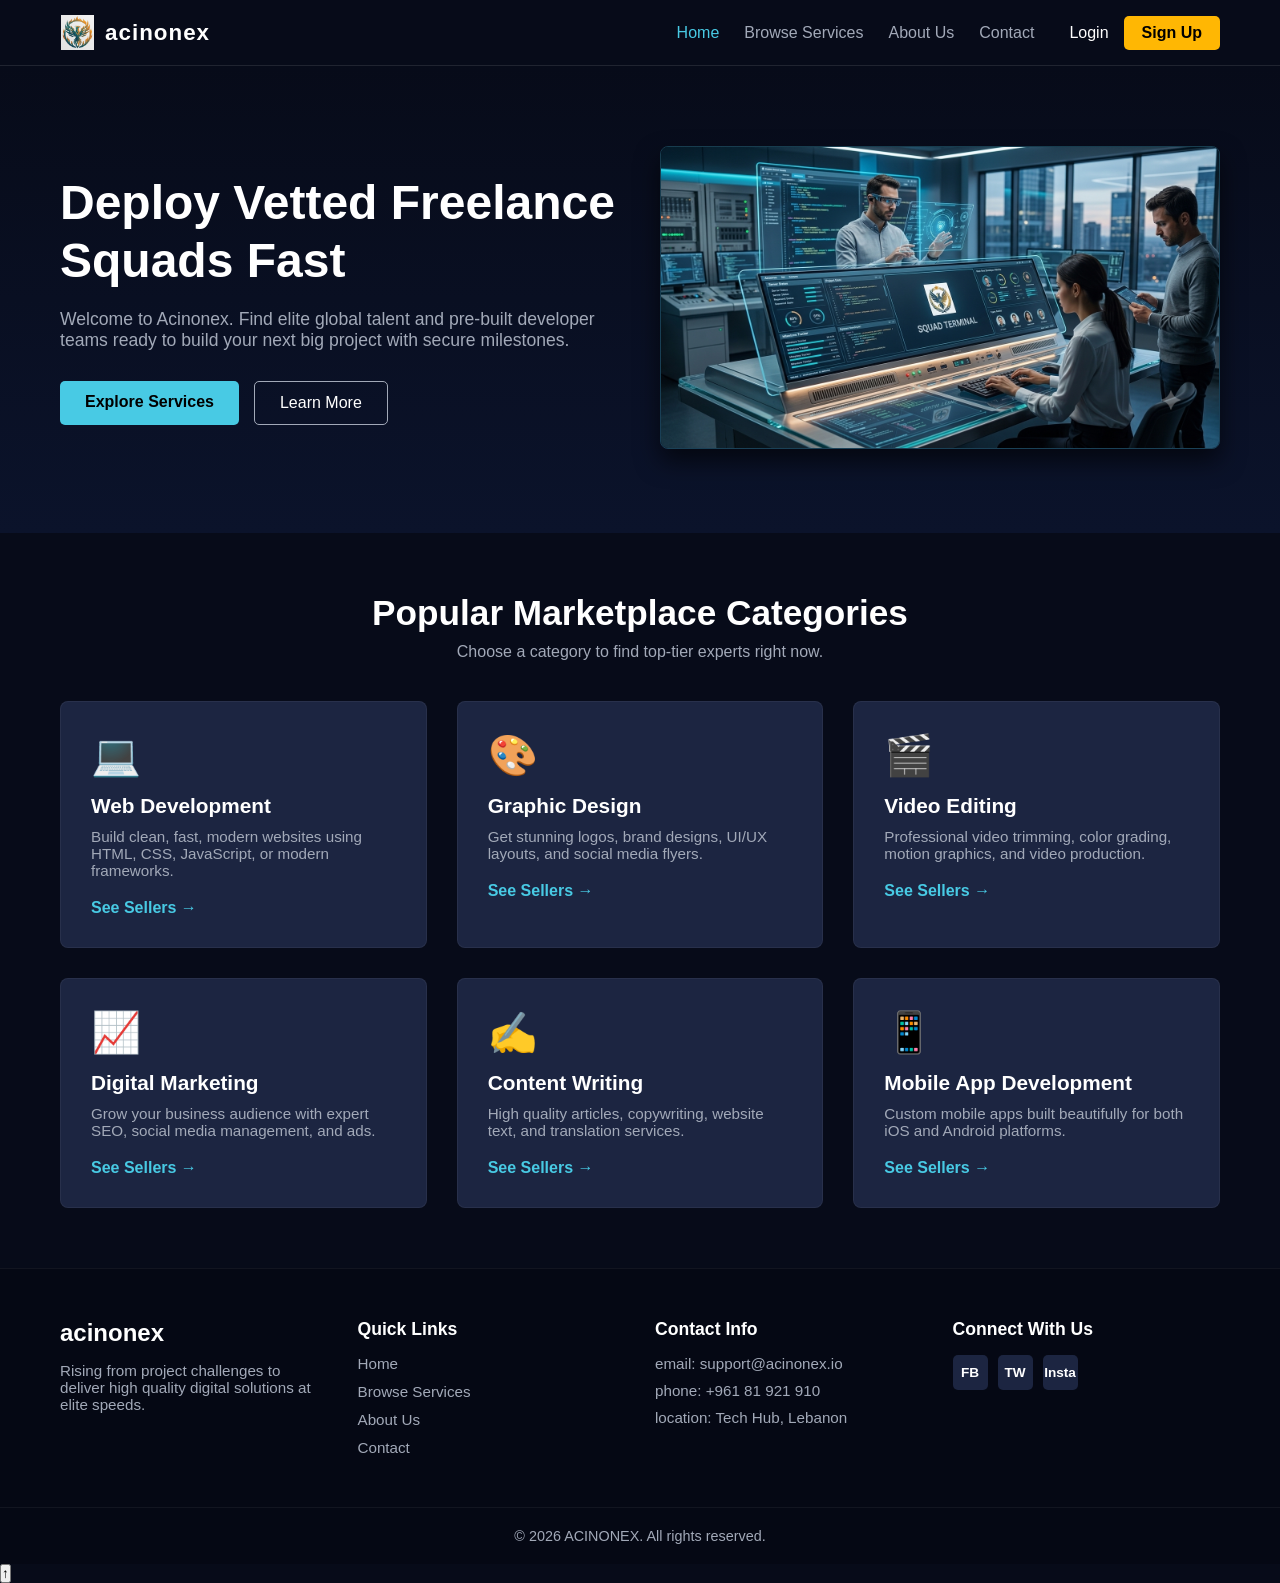
<file: index.html>
<!DOCTYPE html>
<html lang="en">
<head>
    <meta charset="UTF-8">
    <meta name="viewport" content="width=device-width, initial-scale=1.0">
    <title>Acinonex | Freelance Marketplace</title>
    <link rel="stylesheet" href="css.css">
</head>
<body>

  <!--task 1 nav bar-->
    <header class="navbar">
        <div class="container nav-flex">
            <a href="index.html" class="logo-area">
                <img src="acinonex.png" alt="Acinonex Logo" class="logo-image">
                <span class="logo-text">acinonex</span>
            </a>
            <nav class="nav-links" id="nav-links">
                <a href="index.html" class="nav-item active">Home</a>
                <a href="ServicesPage.html" class="nav-item">Browse Services</a>
                <a href="about.html" class="nav-item">About Us</a>
                <a href="contact.html" class="nav-item">Contact</a>
                <div class="nav-buttons">
                    <a href="log-in.html" class="btn-login">Login</a>
                    <a href="sign-up.html" class="btn-signup">Sign Up</a>
                </div>
            </nav>
            <button class="hamburger" id="hamburger-btn">
                <span class="line"></span>
                <span class="line"></span>
                <span class="line"></span>
            </button>
        </div>
    </header>

    <main>
      <!--hero section-->
        <section class="hero">
            <div class="container hero-flex">
                <div class="hero-text">
                    <h1 class="hero-title">Deploy Vetted Freelance Squads Fast</h1>
                    <p class="hero-description">
                        Welcome to Acinonex. Find elite global talent and pre-built developer teams ready to build your next big project with secure milestones.
                    </p>
                    <div class="hero-actions">
                        <a href="ServicesPage.html" class="btn-primary">Explore Services</a>
                        <a href="about.html" class="btn-secondary">Learn More</a>
                    </div>
                </div>
                <div class="hero-image-box">
                     <img src="squad.png" alt="Acinonex Tech Squad Terminal" class="hero-main-image">
                </div>
            </div>
        </section>
            <!--featured services-->
        <section class="services">
            <div class="container">
                <div class="section-title-box">
                    <h2>Popular Marketplace Categories</h2>
                    <p>Choose a category to find top-tier experts right now.</p>
                </div>
                <div class="services-grid">
                    <div class="service-card">
                        <div class="card-icon">💻</div>
                        <h3>Web Development</h3>
                        <p>Build clean, fast, modern websites using HTML, CSS, JavaScript, or modern frameworks.</p>
                        <a href="services.html" class="card-link">See Sellers →</a>
                    </div>
                    <div class="service-card">
                        <div class="card-icon">🎨</div>
                        <h3>Graphic Design</h3>
                        <p>Get stunning logos, brand designs, UI/UX layouts, and social media flyers.</p>
                        <a href="services.html" class="card-link">See Sellers →</a>
                    </div>
                    <div class="service-card">
                        <div class="card-icon">🎬</div>
                        <h3>Video Editing</h3>
                        <p>Professional video trimming, color grading, motion graphics, and video production.</p>
                        <a href="services.html" class="card-link">See Sellers →</a>
                    </div>
                    <div class="service-card">
                        <div class="card-icon">📈</div>
                        <h3>Digital Marketing</h3>
                        <p>Grow your business audience with expert SEO, social media management, and ads.</p>
                        <a href="services.html" class="card-link">See Sellers →</a>
                    </div>
                    <div class="service-card">
                        <div class="card-icon">✍️</div>
                        <h3>Content Writing</h3>
                        <p>High quality articles, copywriting, website text, and translation services.</p>
                        <a href="services.html" class="card-link">See Sellers →</a>
                    </div>
                    <div class="service-card">
                        <div class="card-icon">📱</div>
                        <h3>Mobile App Development</h3>
                        <p>Custom mobile apps built beautifully for both iOS and Android platforms.</p>
                        <a href="services.html" class="card-link">See Sellers →</a>
                    </div>
                </div>
            </div>
        </section>
    </main>

    <!--footer section-->
    <footer class="footer">
        <div class="container footer-grid">
            <div class="footer-col">
                <h3>acinonex</h3>
                <p>Rising from project challenges to deliver high quality digital solutions at elite speeds.</p>
            </div>
            <div class="footer-col">
                <h4>Quick Links</h4>
                <ul class="footer-links-list">
                    <li><a href="index.html">Home</a></li>
                    <li><a href="ServicesPage.html">Browse Services</a></li>
                    <li><a href="about.html">About Us</a></li>
                    <li><a href="contact.html">Contact</a></li>
                </ul>
            </div>
            <div class="footer-col">
                <h4>Contact Info</h4>
                <p>email: support@acinonex.io</p>
                <p>phone: +961 81 921 910</p>
                <p>location: Tech Hub, Lebanon</p>
            </div>
            <div class="footer-col">
                <h4>Connect With Us</h4>
                <div class="social-box">
                    <a href="#" class="social-item">FB</a>
                    <a href="#" class="social-item">TW</a>
                    <a href="#" class="social-item">Insta</a>
                </div>
            </div>
        </div>
        <div class="footer-bottom">
            <p>© 2026 ACINONEX. All rights reserved.</p>
        </div>
    </footer>

    <script src="js.js"></script>
</body>
</html>
</file>
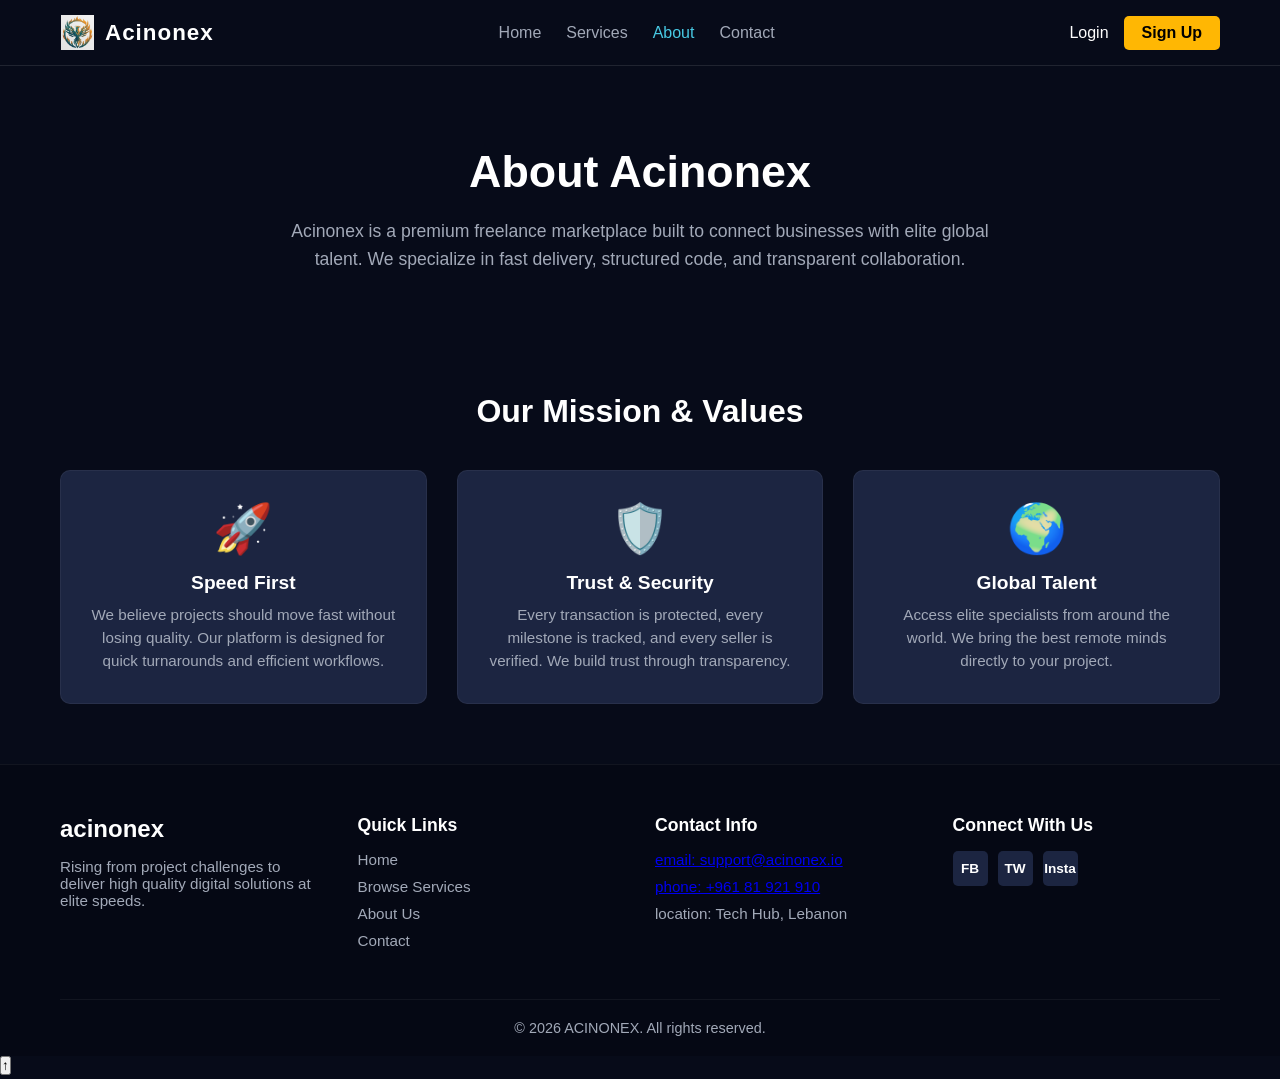
<file: about.html>
<!--task4 about-->
<html>
<head>
    <meta charset="UTF-8">
    <meta name="viewport" content="width=device-width, initial-scale=1.0">
    <title>About Us | Acinonex</title>
    <link rel="stylesheet" href="css.css">
</head>
<body>

    <!--navbar-->
    <nav class="navbar">
        <div class="container nav-flex">
            <a href="index.html" class="logo-area">
                <img src="acinonex.png" alt="Acinonex Logo" class="logo-image">
                <span class="logo-text">Acinonex</span>
            </a>
            <div class="nav-links" id="nav-links">
                <a href="index.html" class="nav-item">Home</a>
                <a href="ServicesPage.html" class="nav-item">Services</a>
                <a href="about.html" class="nav-item active">About</a>
                <a href="contact.html" class="nav-item">Contact</a>
            </div>
            <div class="nav-buttons">
                <a href="log-in.html" class="btn-login">Login</a>
                <a href="sign-up.html" class="btn-signup">Sign Up</a>
            </div>
            <button class="hamburger" id="hamburger-btn">
                <span class="line"></span>
                <span class="line"></span>
                <span class="line"></span>
            </button>
        </div>
    </nav>

    <main>
       <!--hero and header-->
        <section class="about-hero">
            <div class="container">
                <h1>About Acinonex</h1>
                <p>Acinonex is a premium freelance marketplace built to connect businesses with elite global talent. We specialize in fast delivery, structured code, and transparent collaboration.</p>
            </div>
        </section>

       <!--values grid-->
        <section class="about-mission">
            <div class="container">
                <h2>Our Mission & Values</h2>
                <div class="mission-grid">
                    <div class="mission-card">
                        <div class="card-icon">🚀</div>
                        <h3>Speed First</h3>
                        <p>We believe projects should move fast without losing quality. Our platform is designed for quick turnarounds and efficient workflows.</p>
                    </div>
                    <div class="mission-card">
                        <div class="card-icon">🛡️</div>
                        <h3>Trust & Security</h3>
                        <p>Every transaction is protected, every milestone is tracked, and every seller is verified. We build trust through transparency.</p>
                    </div>
                    <div class="mission-card">
                        <div class="card-icon">🌍</div>
                        <h3>Global Talent</h3>
                        <p>Access elite specialists from around the world. We bring the best remote minds directly to your project.</p>
                    </div>
                </div>
            </div>
        </section>
    </main>

    <!--footer-->
    <footer class="footer">
        <div class="container">
            <div class="footer-grid">
                <div class="footer-col">
                    <h3>acinonex</h3>
                    <p>Rising from project challenges to deliver high quality digital solutions at elite speeds.</p>
                </div>
                <div class="footer-col">
                    <h4>Quick Links</h4>
                    <ul class="footer-links-list">
                        <li><a href="index.html">Home</a></li>
                        <li><a href="ServicesPage.html">Browse Services</a></li>
                        <li><a href="about.html">About Us</a></li>
                        <li><a href="contact.html">Contact</a></li>
                    </ul>
                </div>
                <div class="footer-col">
                    <h4>Contact Info</h4>
                    <p><a href="mailto:support@acinonex.io">email: support@acinonex.io</a></p>
                    <p><a href="tel:+961 921 910">phone: +961 81 921 910</a></p>
                    <p>location: Tech Hub, Lebanon</p>
                </div>
                <div class="footer-col">
                    <h4>Connect With Us</h4>
                    <div class="social-box">
                        <a href="#" class="social-item">FB</a>
                        <a href="#" class="social-item">TW</a>
                        <a href="#" class="social-item">Insta</a>
                    </div>
                </div>
            </div>
            <div class="footer-bottom">
                <p>© 2026 ACINONEX. All rights reserved.</p>
            </div>
        </div>
    </footer>

    <script src="js.js"></script>
</body>
</html>
</file>
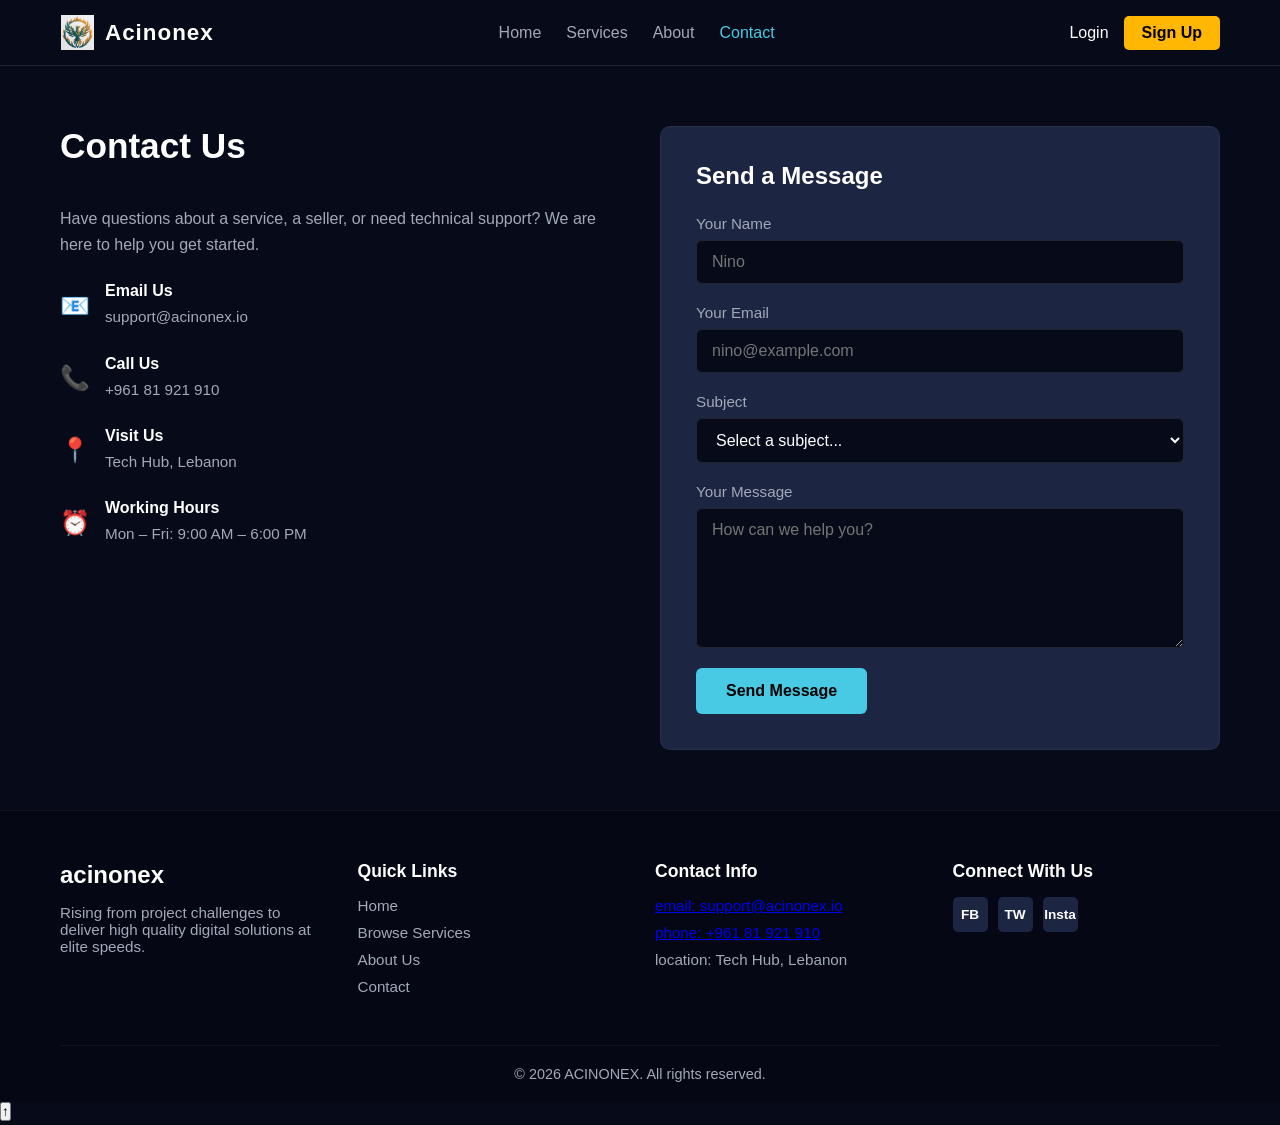
<file: contact.html>
<!--task 4 contact-->
<html>
<head>
    <meta charset="UTF-8">
    <meta name="viewport" content="width=device-width, initial-scale=1.0">
    <title>Contact Us | Acinonex</title>
    <link rel="stylesheet" href="css.css">
</head>
<body>

    <!--navbar-->
    <nav class="navbar">
        <div class="container nav-flex">
            <a href="index.html" class="logo-area">
                <img src="acinonex.png" alt="Acinonex Logo" class="logo-image">
                <span class="logo-text">Acinonex</span>
            </a>
            <div class="nav-links" id="nav-links">
                <a href="index.html" class="nav-item">Home</a>
                <a href="ServicesPage.html" class="nav-item">Services</a>
                <a href="about.html" class="nav-item">About</a>
                <a href="contact.html" class="nav-item active">Contact</a>
            </div>
            <div class="nav-buttons">
                <a href="log-in.html" class="btn-login">Login</a>
                <a href="sign-up.html" class="btn-signup">Sign Up</a>
            </div>
            <button class="hamburger" id="hamburger-btn">
                <span class="line"></span>
                <span class="line"></span>
                <span class="line"></span>
            </button>
        </div>
    </nav>

    <main class="container">
        <section class="contact-section">
            <div class="contact-grid">
                <!--contact info side bar-->
                <div class="contact-info">
                    <h1>Contact Us</h1>
                    <p>Have questions about a service, a seller, or need technical support? We are here to help you get started.</p>
                    
                    <div class="contact-detail-item">
                        <div class="contact-icon">📧</div>
                        <div>
                            <h4>Email Us </h4>
                            <p>support@acinonex.io</p>
                        </div>
                    </div>
                    <div class="contact-detail-item">
                        <div class="contact-icon">📞</div>
                        <div>
                            <h4>Call Us</h4>
                            <p>+961 81 921 910</p>
                        </div>
                    </div>
                    <div class="contact-detail-item">
                        <div class="contact-icon">📍</div>
                        <div>
                            <h4>Visit Us</h4>
                            <p>Tech Hub, Lebanon</p>
                        </div>
                    </div>
                    <div class="contact-detail-item">
                        <div class="contact-icon">⏰</div>
                        <div>
                            <h4>Working Hours</h4>
                            <p>Mon – Fri: 9:00 AM – 6:00 PM</p>
                        </div>
                    </div>
                </div>

                <!--contact form-->
                <div class="contact-form-box">
                    <div class="form-success" id="form-success">
                        <strong>Thank you!</strong> Your message has been sent successfully. We will reply within 24 hours.
                    </div>
                    <h2>Send a Message</h2>
                    <form id="contact-form">
                        <div class="form-group">
                            <label for="contact-name">Your Name</label>
                            <input type="text" id="contact-name" placeholder="Nino" required>
                            <div class="form-error" id="error-name">Please enter your name.</div>
                        </div>
                        <div class="form-group">
                            <label for="useremail">Your Email</label>                          
                            <input type="email" id="useremail" placeholder="nino@example.com" required>
                            <div class="form-error" id="error-email">Please enter a valid email address.</div>
                        </div>
                        <div class="form-group">
                            <label for="contact-subject">Subject</label>
                            <select id="contact-subject" required>
                                <option value="">Select a subject...</option>
                                <option value="general">General Inquiry</option>
                                <option value="support">Technical Support</option>
                                <option value="seller">Seller Question</option>
                                <option value="billing">Billing & Payments</option>
                            </select>
                            <div class="form-error" id="error-subject">Please select a subject.</div>
                        </div>
                        <div class="form-group">
                            <label for="contact-message">Your Message</label>
                            <textarea id="contact-message" placeholder="How can we help you?" required></textarea>
                            <div class="form-error" id="error-message"required>Please enter your message.</div>
                        </div>
                        <button type="submit" class="btn-submit">Send Message</button>
                    </form>
                </div>
            </div>
        </section>
    </main>
    <!--footer-->
    <footer class="footer">
        <div class="container">
            <div class="footer-grid">
                <div class="footer-col">
                    <h3>acinonex</h3>
                    <p>Rising from project challenges to deliver high quality digital solutions at elite speeds.</p>
                </div>
                <div class="footer-col">
                    <h4>Quick Links</h4>
                    <ul class="footer-links-list">
                        <li><a href="index.html">Home</a></li>
                        <li><a href="ServicesPage.html">Browse Services</a></li>
                        <li><a href="about.html">About Us</a></li>
                        <li><a href="contact.html">Contact</a></li>
                    </ul>
                </div>
                <div class="footer-col">
                    <h4>Contact Info</h4>
                    <p><a href="mailto:support@acinonex.io">email: support@acinonex.io</a></p>
                    <p><a href="tel:+961 921 910">phone: +961 81 921 910</a></p>
                    <p>location: Tech Hub, Lebanon</p>
                </div>
                <div class="footer-col">
                    <h4>Connect With Us</h4>
                    <div class="social-box">
                        <a href="#" class="social-item">FB</a>
                        <a href="#" class="social-item">TW</a>
                        <a href="#" class="social-item">Insta</a>
                    </div>
                </div>
            </div>
            <div class="footer-bottom">
                <p>© 2026 ACINONEX. All rights reserved.</p>
            </div>
        </div>
    </footer>

    <script src="js.js"></script>
</body>
</html>
</file>
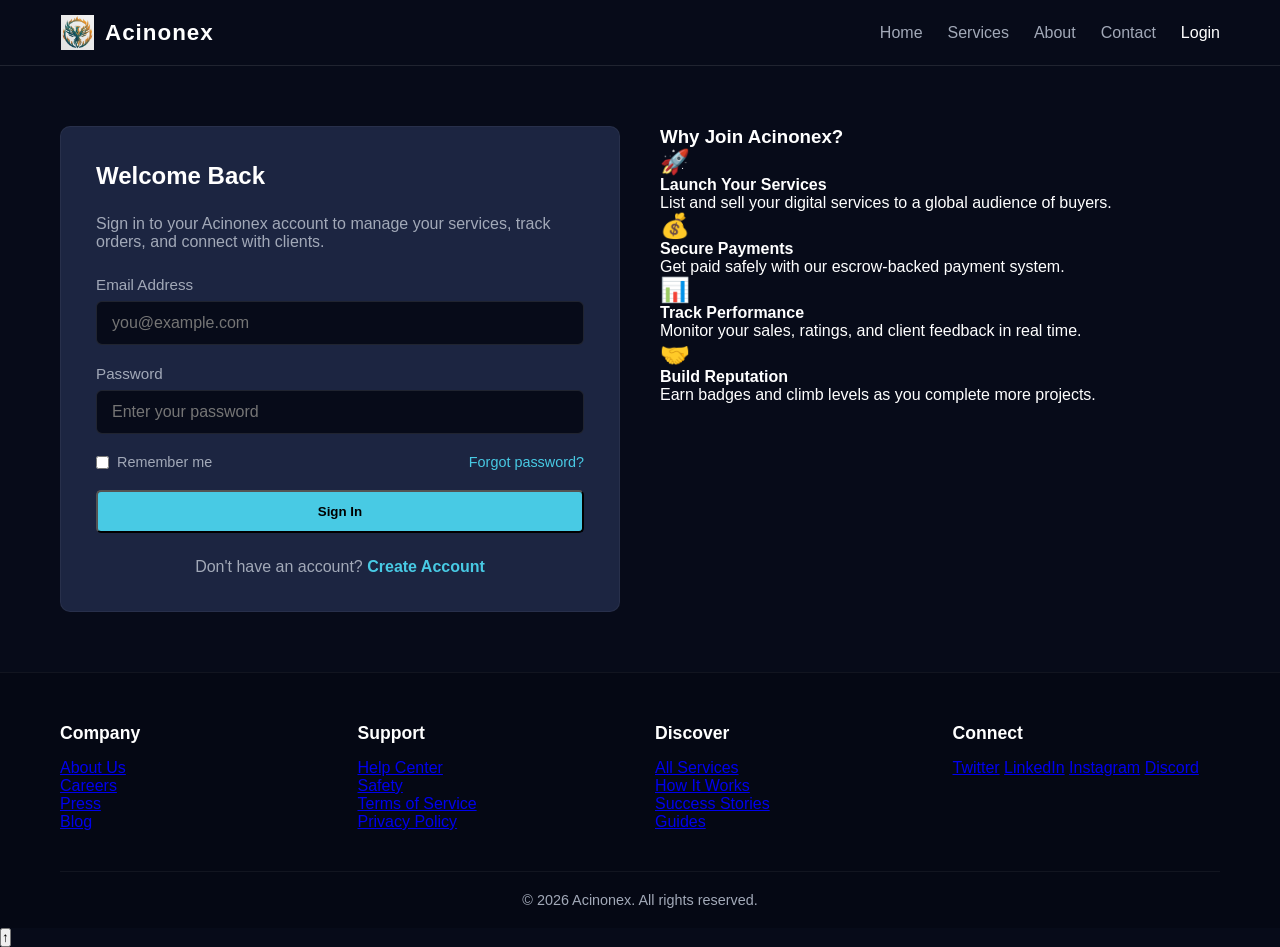
<file: log-in.html>
<html>
<head>
    <meta charset="UTF-8">
    <meta name="viewport" content="width=device-width, initial-scale=1.0">
    <title>Login - Acinonex</title>
    <link rel="stylesheet" href="css.css">
</head>
<body>
    <!-- Navbar -->
    <nav class="navbar">
        <div class="container nav-flex">
            <a href="index.html" class="logo-area">
                <img src="acinonex.png" alt="Acinonex Logo" class="logo-image">
                <span class="logo-text">Acinonex</span>
            </a>
            <div class="nav-links">
                <a href="index.html" class="nav-item">Home</a>
                <a href="services.html" class="nav-item">Services</a>
                <a href="about.html" class="nav-item">About</a>
                <a href="contact.html" class="nav-item">Contact</a>
                <a href="log-in.html" class="btn-login">Login</a>
            </div>
        </div>
    </nav>

    <!-- Login Section -->
    <section class="contact-section">
        <div class="container">
            <div class="contact-grid">
                <div class="contact-form-box">
                    <h2>Welcome Back</h2>
                    <p style="color:var(--text-gray);margin-bottom:25px;">Sign in to your Acinonex account to manage your services, track orders, and connect with clients.</p>
                    <form id="loginForm">
                        <div class="form-group">
                            <label for="loginEmail">Email Address</label>
                            <input type="email" id="loginEmail" placeholder="you@example.com" required>
                        </div>
                        <div class="form-group">
                            <label for="loginPassword">Password</label>
                            <input type="password" id="loginPassword" placeholder="Enter your password" required>
                        </div>
                        <div style="display:flex;justify-content:space-between;align-items:center;margin-bottom:20px;">
                            <label style="display:flex;align-items:center;gap:8px;color:var(--text-gray);font-size:0.9rem;cursor:pointer;">
                                <input type="checkbox" id="rememberMe" style="width:auto;">
                                Remember me
                            </label>
                            <a href="#" style="color:var(--teal-accent);font-size:0.9rem;text-decoration:none;">Forgot password?</a>
                        </div>
                        <button type="submit" class="btn btn-primary" style="width:100%;">Sign In</button>
                    </form>
                    <div class="form-error" id="loginError"></div>
                    <div class="form-success" id="loginSuccess"></div>
                    <p style="text-align:center;margin-top:25px;color:var(--text-gray);">
                        Don't have an account? 
                        <a href="#" style="color:var(--teal-accent);text-decoration:none;font-weight:bold;">Create Account</a>
                    </p>
                </div>
                <div class="contact-info-box">
                    <h3>Why Join Acinonex?</h3>
                    <div class="contact-info-item">
                        <div class="contact-icon">🚀</div>
                        <div>
                            <h4>Launch Your Services</h4>
                            <p>List and sell your digital services to a global audience of buyers.</p>
                        </div>
                    </div>
                    <div class="contact-info-item">
                        <div class="contact-icon">💰</div>
                        <div>
                            <h4>Secure Payments</h4>
                            <p>Get paid safely with our escrow-backed payment system.</p>
                        </div>
                    </div>
                    <div class="contact-info-item">
                        <div class="contact-icon">📊</div>
                        <div>
                            <h4>Track Performance</h4>
                            <p>Monitor your sales, ratings, and client feedback in real time.</p>
                        </div>
                    </div>
                    <div class="contact-info-item">
                        <div class="contact-icon">🤝</div>
                        <div>
                            <h4>Build Reputation</h4>
                            <p>Earn badges and climb levels as you complete more projects.</p>
                        </div>
                    </div>
                </div>
            </div>
        </div>
    </section>

    <!-- Footer -->
    <footer class="footer">
        <div class="container">
            <div class="footer-grid">
                <div class="footer-col">
                    <h4>Company</h4>
                    <a href="about.html">About Us</a><br>
                    <a href="#">Careers</a><br>
                    <a href="#">Press</a><br>
                    <a href="#">Blog</a><br>
                </div>
                <div class="footer-col">
                    <h4>Support</h4>
                    <a href="contact.html">Help Center</a><br>
                    <a href="#">Safety</a><br>
                    <a href="#">Terms of Service</a><br>
                    <a href="#">Privacy Policy</a><br>
                </div>
                <div class="footer-col">
                    <h4>Discover</h4>
                    <a href="services.html">All Services</a><br>
                    <a href="#">How It Works</a><br>
                    <a href="#">Success Stories</a><br>
                    <a href="#">Guides</a><br>
                </div>
                <div class="footer-col">
                    <h4>Connect</h4>
                    <a href="#">Twitter</a>
                    <a href="#">LinkedIn</a>
                    <a href="#">Instagram</a>
                    <a href="#">Discord</a>
                </div>
            </div>
            <div class="footer-bottom">
                <p>&copy; 2026 Acinonex. All rights reserved.</p>
            </div>
        </div>
    </footer>

    <script src="js.js"></script>
</body>
</html>
</file>
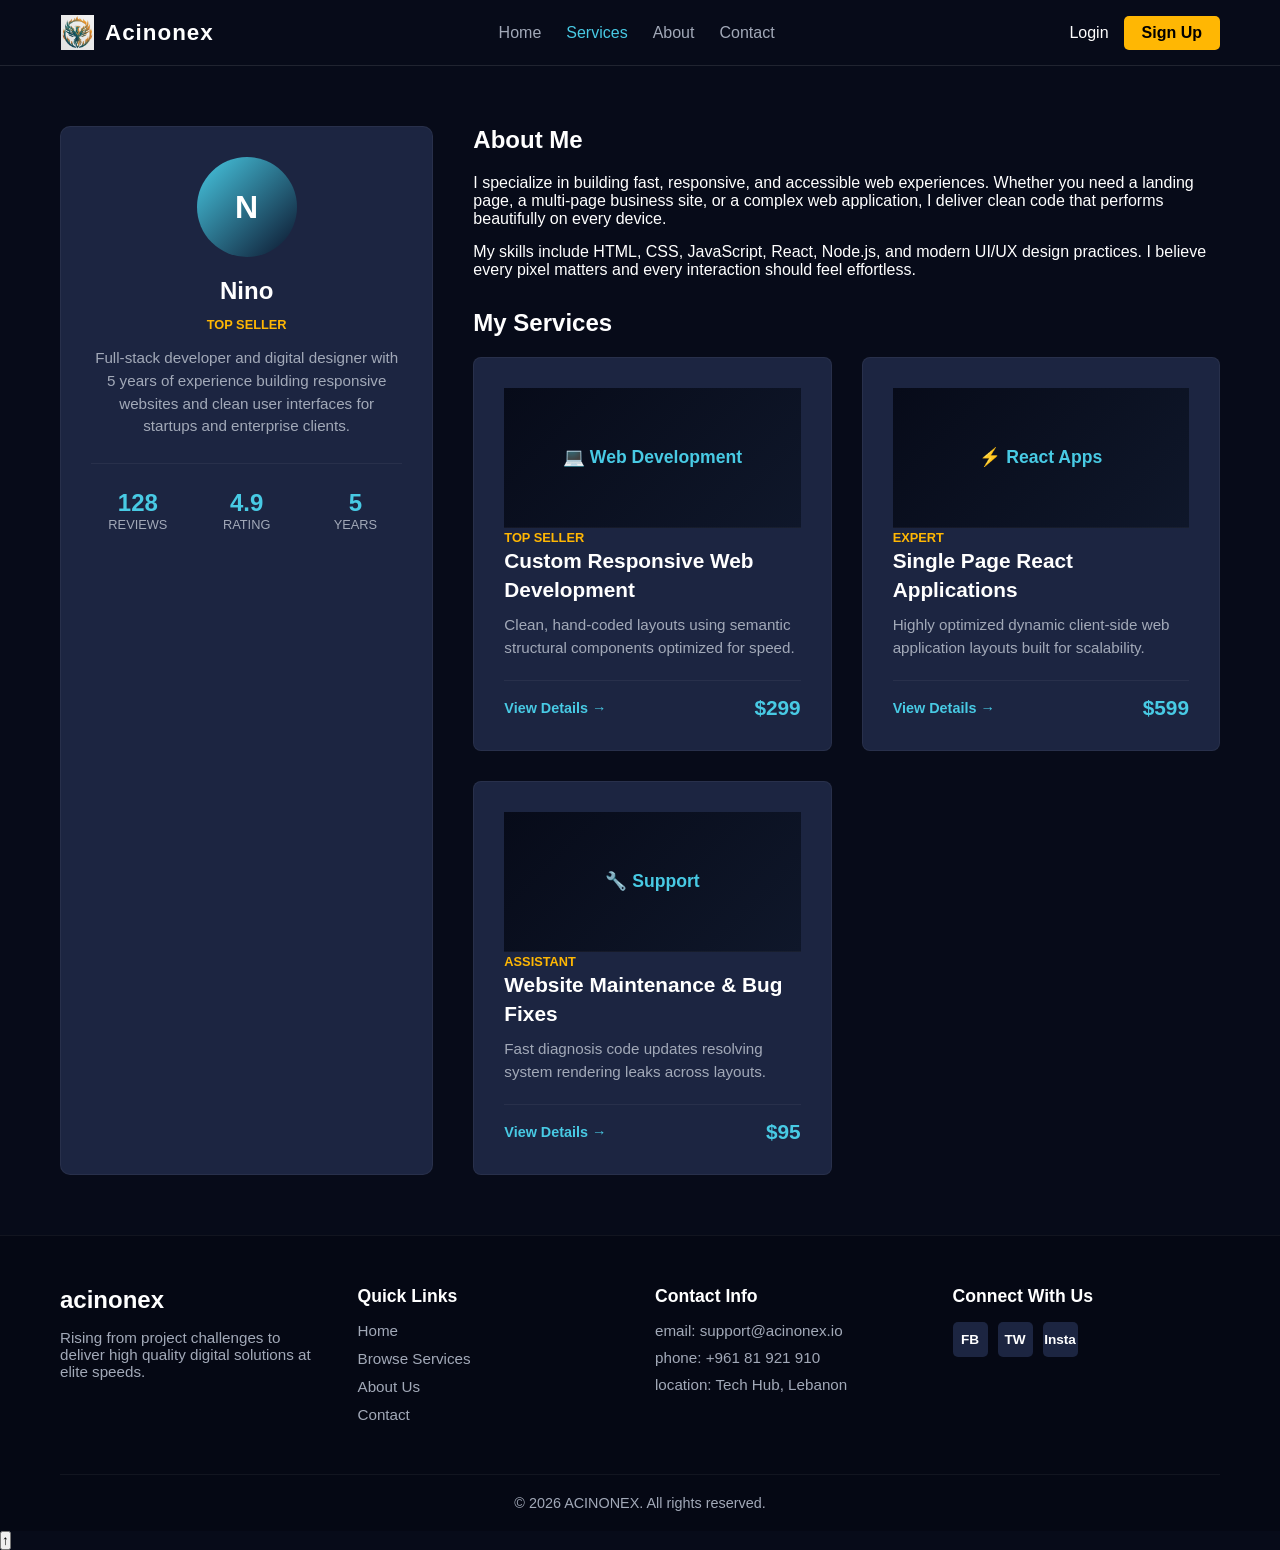
<file: seller-profile.html>
<!DOCTYPE html>
<html lang="en">
<head>
    <meta charset="UTF-8">
    <meta name="viewport" content="width=device-width, initial-scale=1.0">
    <title>Nino | Seller Profile | Acinonex</title>
    <link rel="stylesheet" href="css.css">
</head>
<body>

    <!--navbar-->
    <nav class="navbar">
        <div class="container nav-flex">
            <a href="index.html" class="logo-area">
                <img src="acinonex.png" alt="Acinonex Logo" class="logo-image">
                <span class="logo-text">Acinonex</span>
            </a>
            <div class="nav-links" id="nav-links">
                <a href="index.html" class="nav-item">Home</a>
                <a href="ServicesPage.html" class="nav-item active">Services</a>
                <a href="about.html" class="nav-item">About</a>
                <a href="contact.html" class="nav-item">Contact</a>
            </div>
            <div class="nav-buttons">
                <a href="log-in.html" class="btn-login">Login</a>
                <a href="sign-up.html" class="btn-signup">Sign Up</a>
            </div>
            <button class="hamburger" id="hamburger-btn">
                <span class="line"></span>
                <span class="line"></span>
                <span class="line"></span>
            </button>
        </div>
    </nav>

    <main class="container">
        <section class="seller-profile-section">
            <div class="profile-grid">
                <!--side bar -->
                <div class="profile-sidebar">
                    <div class="profile-avatar-large">N</div>
                    <h2>Nino</h2>
                    <span class="seller-badge">TOP SELLER</span>
                    <p>Full-stack developer and digital designer with 5 years of experience building responsive websites and clean user interfaces for startups and enterprise clients.</p>
                    
                    <div class="profile-stats">
                        <div class="stat-box">
                            <div class="stat-number">128</div>
                            <div class="stat-label">Reviews</div>
                        </div>
                        <div class="stat-box">
                            <div class="stat-number">4.9</div>
                            <div class="stat-label">Rating</div>
                        </div>
                        <div class="stat-box">
                            <div class="stat-number">5</div>
                            <div class="stat-label">Years</div>
                        </div>
                    </div>
                </div>

                <!--main seller profile-->
                <div class="profile-main">
                    <div>
                        <h2>About Me</h2>
                        <p>I specialize in building fast, responsive, and accessible web experiences. Whether you need a landing page, a multi-page business site, or a complex web application, I deliver clean code that performs beautifully on every device.</p>
                        <p style="margin-top: 15px;">My skills include HTML, CSS, JavaScript, React, Node.js, and modern UI/UX design practices. I believe every pixel matters and every interaction should feel effortless.</p>
                    </div>

                    <div>
                        <h2>My Services</h2>
                        <div class="profile-services-grid">
                            <article class="service-card">
                                <div class="card-image-placeholder">💻 Web Development</div>
                                <div class="card-body">
                                    <span class="seller-badge">TOP SELLER</span>
                                    <h3 class="card-headline">Custom Responsive Web Development</h3>
                                    <p class="card-excerpt">Clean, hand-coded layouts using semantic structural components optimized for speed.</p>
                                    <div class="card-footer-pricing">
                                        <a href="service-details.html" class="card-link">View Details →</a>
                                        <span class="price-value">$299</span>
                                    </div>
                                </div>
                            </article>
                            <article class="service-card">
                                <div class="card-image-placeholder">⚡ React Apps</div>
                                <div class="card-body">
                                    <span class="seller-badge">EXPERT</span>
                                    <h3 class="card-headline">Single Page React Applications</h3>
                                    <p class="card-excerpt">Highly optimized dynamic client-side web application layouts built for scalability.</p>
                                    <div class="card-footer-pricing">
                                        <a href="service-details.html" class="card-link">View Details →</a>
                                        <span class="price-value">$599</span>
                                    </div>
                                </div>
                            </article>
                            <article class="service-card">
                                <div class="card-image-placeholder">🔧 Support</div>
                                <div class="card-body">
                                    <span class="seller-badge">ASSISTANT</span>
                                    <h3 class="card-headline">Website Maintenance & Bug Fixes</h3>
                                    <p class="card-excerpt">Fast diagnosis code updates resolving system rendering leaks across layouts.</p>
                                    <div class="card-footer-pricing">
                                        <a href="service-details.html" class="card-link">View Details →</a>
                                        <span class="price-value">$95</span>
                                    </div>
                                </div>
                            </article>
                        </div>
                    </div>
                </div>
            </div>
        </section>
    </main>

   <!--footer-->
    <footer class="footer">
        <div class="container">
            <div class="footer-grid">
                <div class="footer-col">
                    <h3>acinonex</h3>
                    <p>Rising from project challenges to deliver high quality digital solutions at elite speeds.</p>
                </div>
                <div class="footer-col">
                    <h4>Quick Links</h4>
                    <ul class="footer-links-list">
                        <li><a href="index.html">Home</a></li>
                        <li><a href="ServicesPage.html">Browse Services</a></li>
                        <li><a href="about.html">About Us</a></li>
                        <li><a href="contact.html">Contact</a></li>
                    </ul>
                </div>
                <div class="footer-col">
                    <h4>Contact Info</h4>
                    <p>email: support@acinonex.io</p>
                    <p>phone: +961 81 921 910</p>
                    <p>location: Tech Hub, Lebanon</p>
                </div>
                <div class="footer-col">
                    <h4>Connect With Us</h4>
                    <div class="social-box">
                        <a href="#" class="social-item">FB</a>
                        <a href="#" class="social-item">TW</a>
                        <a href="#" class="social-item">Insta</a>
                    </div>
                </div>
            </div>
            <div class="footer-bottom">
                <p>© 2026 ACINONEX. All rights reserved.</p>
            </div>
        </div>
    </footer>

    <script src="js.js"></script>
</body>
</html>
</file>
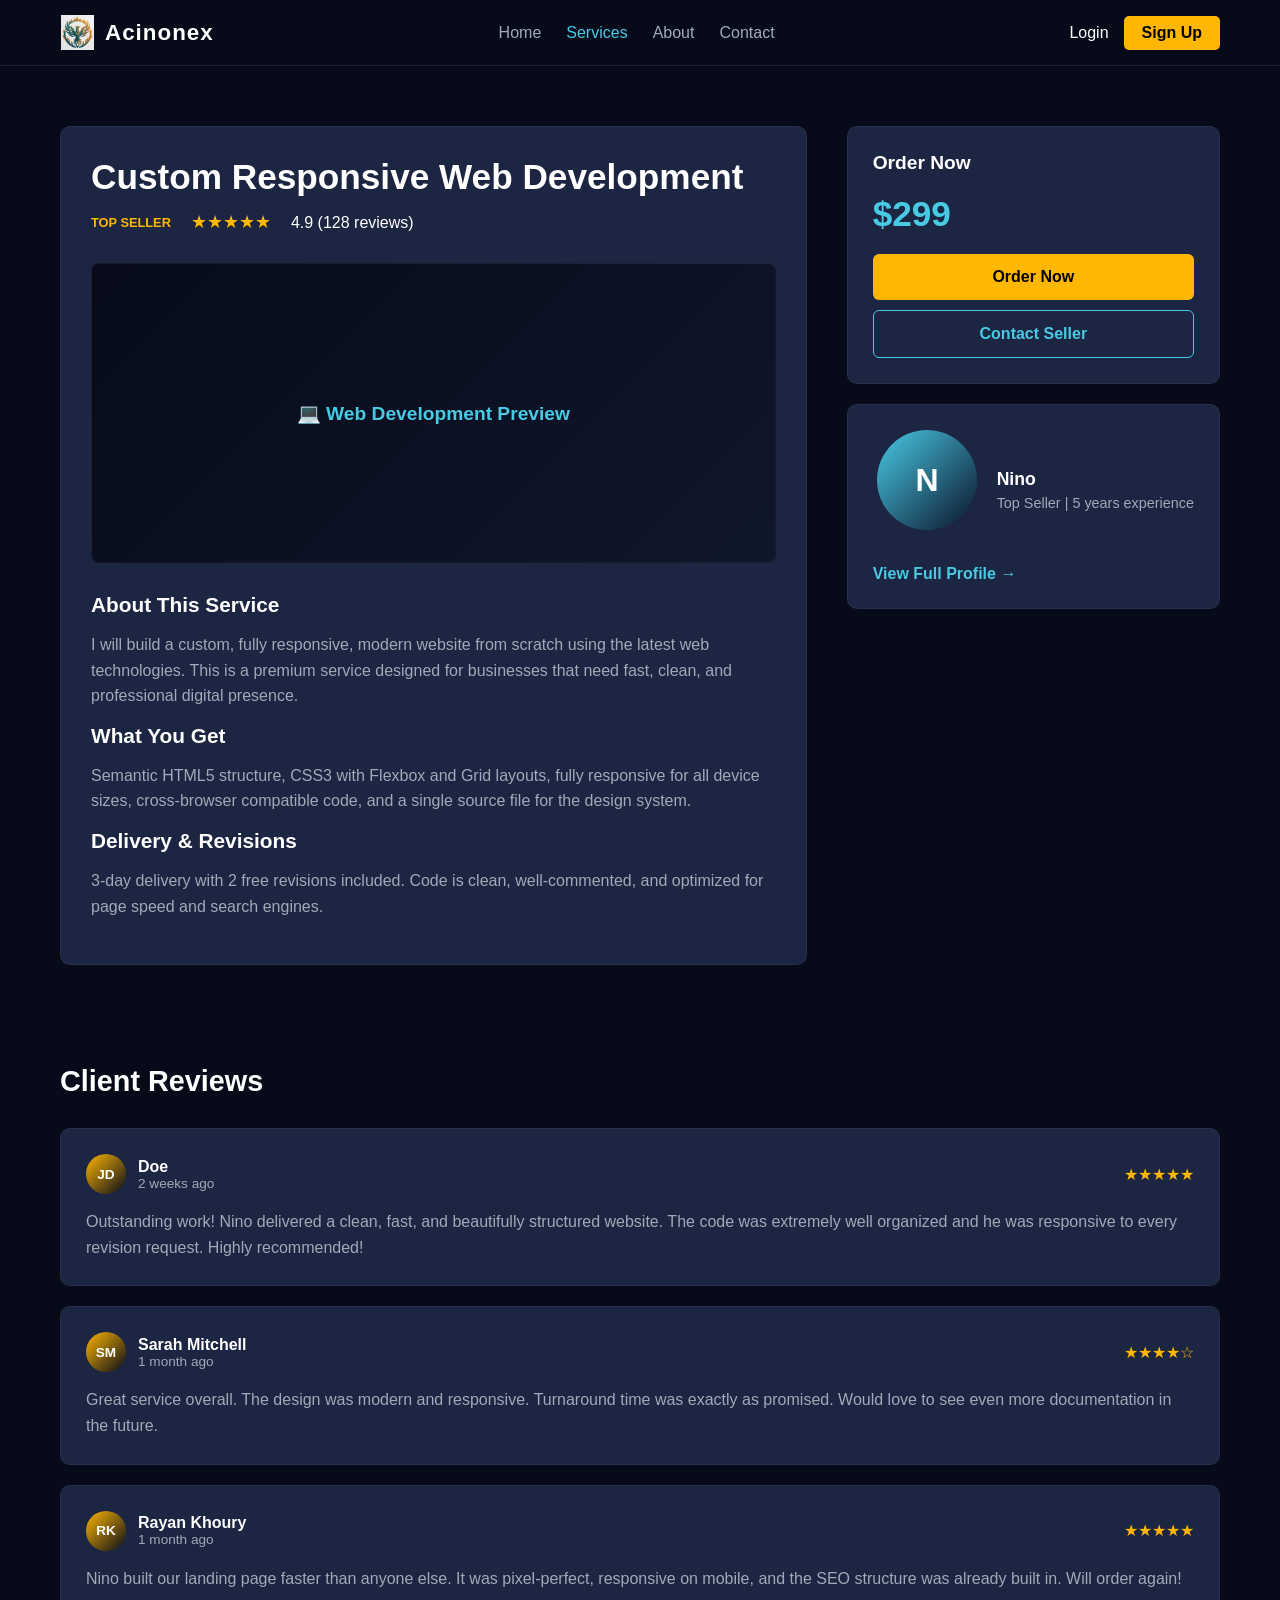
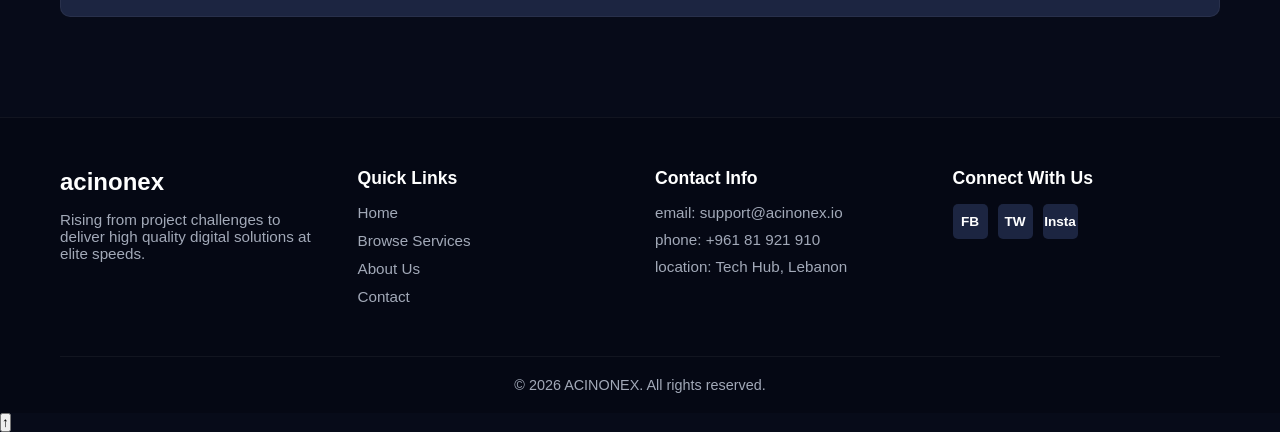
<file: service-details.html>
<!DOCTYPE html>
<html lang="en">
<head>
    <meta charset="UTF-8">
    <meta name="viewport" content="width=device-width, initial-scale=1.0">
    <title>Service Details | Acinonex</title>
    <link rel="stylesheet" href="css.css">
</head>
<body>

   <!--navbar-->
    <nav class="navbar">
        <div class="container nav-flex">
            <a href="index.html" class="logo-area">
                <img src="acinonex.png" alt="Acinonex Logo" class="logo-image">
                <span class="logo-text">Acinonex</span>
            </a>
            <div class="nav-links" id="nav-links">
                <a href="index.html" class="nav-item">Home</a>
                <a href="ServicesPage.html" class="nav-item active">Services</a>
                <a href="about.html" class="nav-item">About</a>
                <a href="contact.html" class="nav-item">Contact</a>
            </div>
            <div class="nav-buttons">
                <a href="log-in.html" class="btn-login">Login</a>
                <a href="sign-up.html" class="btn-signup">Sign Up</a>
            </div>
            <button class="hamburger" id="hamburger-btn">
                <span class="line"></span>
                <span class="line"></span>
                <span class="line"></span>
            </button>
        </div>
    </nav>

    <main class="container">
       <!--services details layout-->
        <section class="service-details-section">
            <div class="details-grid">
                <div class="details-main">
                    <div class="details-header">
                        <h1>Custom Responsive Web Development</h1>
                        <div class="details-meta">
                            <span class="seller-badge">TOP SELLER</span>
                            <span class="rating-stars">★★★★★</span>
                            <span>4.9 (128 reviews)</span>
                        </div>
                    </div>

                    <div class="details-image">💻 Web Development Preview</div>

                    <div class="details-description">
                        <h3>About This Service</h3>
                        <p>I will build a custom, fully responsive, modern website from scratch using the latest web technologies. This is a premium service designed for businesses that need fast, clean, and professional digital presence.</p>
                        <h3>What You Get</h3>
                        <p>Semantic HTML5 structure, CSS3 with Flexbox and Grid layouts, fully responsive for all device sizes, cross-browser compatible code, and a single source file for the design system.</p>
                        <h3>Delivery & Revisions</h3>
                        <p>3-day delivery with 2 free revisions included. Code is clean, well-commented, and optimized for page speed and search engines.</p>
                    </div>
                </div>

                <div class="details-sidebar">
                    <div class="sidebar-card">
                        <h3>Order Now</h3>
                        <div class="sidebar-price">$299</div>
                        <a href="#" class="btn-order">Order Now</a>
                        <a href="#" class="btn-contact">Contact Seller</a>
                    </div>

                    <div class="sidebar-card">
                        <div class="seller-mini">
                    <div class="profile-avatar-large">N</div>
                            <div class="seller-info">
                                <h4>Nino</h4>
                                <p>Top Seller | 5 years experience</p>
                            </div>
                        </div>
                        <a href="seller-profile.html" class="card-link">View Full Profile →</a>
                    </div>
                </div>
            </div>
        </section>

       <!--reviews and ratings-->
        <section class="reviews-section">
            <h2 class="reviews-title">Client Reviews</h2>

            <article class="review-card">
                <div class="review-header">
                    <div class="review-author">
                        <div class="review-avatar">JD</div>
                        <div>
                            <div class="review-name"> Doe</div>
                            <div class="review-date">2 weeks ago</div>
                        </div>
                    </div>
                    <div class="review-stars">★★★★★</div>
                </div>
                <p class="review-text">Outstanding work! Nino delivered a clean, fast, and beautifully structured website. The code was extremely well organized and he was responsive to every revision request. Highly recommended!</p>
            </article>

            <article class="review-card">
                <div class="review-header">
                    <div class="review-author">
                        <div class="review-avatar">SM</div>
                        <div>
                            <div class="review-name">Sarah Mitchell</div>
                            <div class="review-date">1 month ago</div>
                        </div>
                    </div>
                    <div class="review-stars">★★★★☆</div>
                </div>
                <p class="review-text">Great service overall. The design was modern and responsive. Turnaround time was exactly as promised. Would love to see even more documentation in the future.</p>
            </article>

            <article class="review-card">
                <div class="review-header">
                    <div class="review-author">
                        <div class="review-avatar">RK</div>
                        <div>
                            <div class="review-name">Rayan Khoury</div>
                            <div class="review-date">1 month ago</div>
                        </div>
                    </div>
                    <div class="review-stars">★★★★★</div>
                </div>
                <p class="review-text">Nino built our landing page faster than anyone else. It was pixel-perfect, responsive on mobile, and the SEO structure was already built in. Will order again!</p>
            </article>
        </section>
    </main>

   <!--footer-->
    <footer class="footer">
        <div class="container">
            <div class="footer-grid">
                <div class="footer-col">
                    <h3>acinonex</h3>
                    <p>Rising from project challenges to deliver high quality digital solutions at elite speeds.</p>
                </div>
                <div class="footer-col">
                    <h4>Quick Links</h4>
                    <ul class="footer-links-list">
                        <li><a href="index.html">Home</a></li>
                        <li><a href="ServicesPage.html">Browse Services</a></li>
                        <li><a href="about.html">About Us</a></li>
                        <li><a href="contact.html">Contact</a></li>
                    </ul>
                </div>
                <div class="footer-col">
                    <h4>Contact Info</h4>
                    <p>email: support@acinonex.io</p>
                    <p>phone: +961 81 921 910</p>
                    <p>location: Tech Hub, Lebanon</p>
                </div>
                <div class="footer-col">
                    <h4>Connect With Us</h4>
                    <div class="social-box">
                        <a href="#" class="social-item">FB</a>
                        <a href="#" class="social-item">TW</a>
                        <a href="#" class="social-item">Insta</a>
                    </div>
                </div>
            </div>
            <div class="footer-bottom">
                <p>© 2026 ACINONEX. All rights reserved.</p>
            </div>
        </div>
    </footer>

    <script src="js.js"></script>
</body>
</html>
</file>
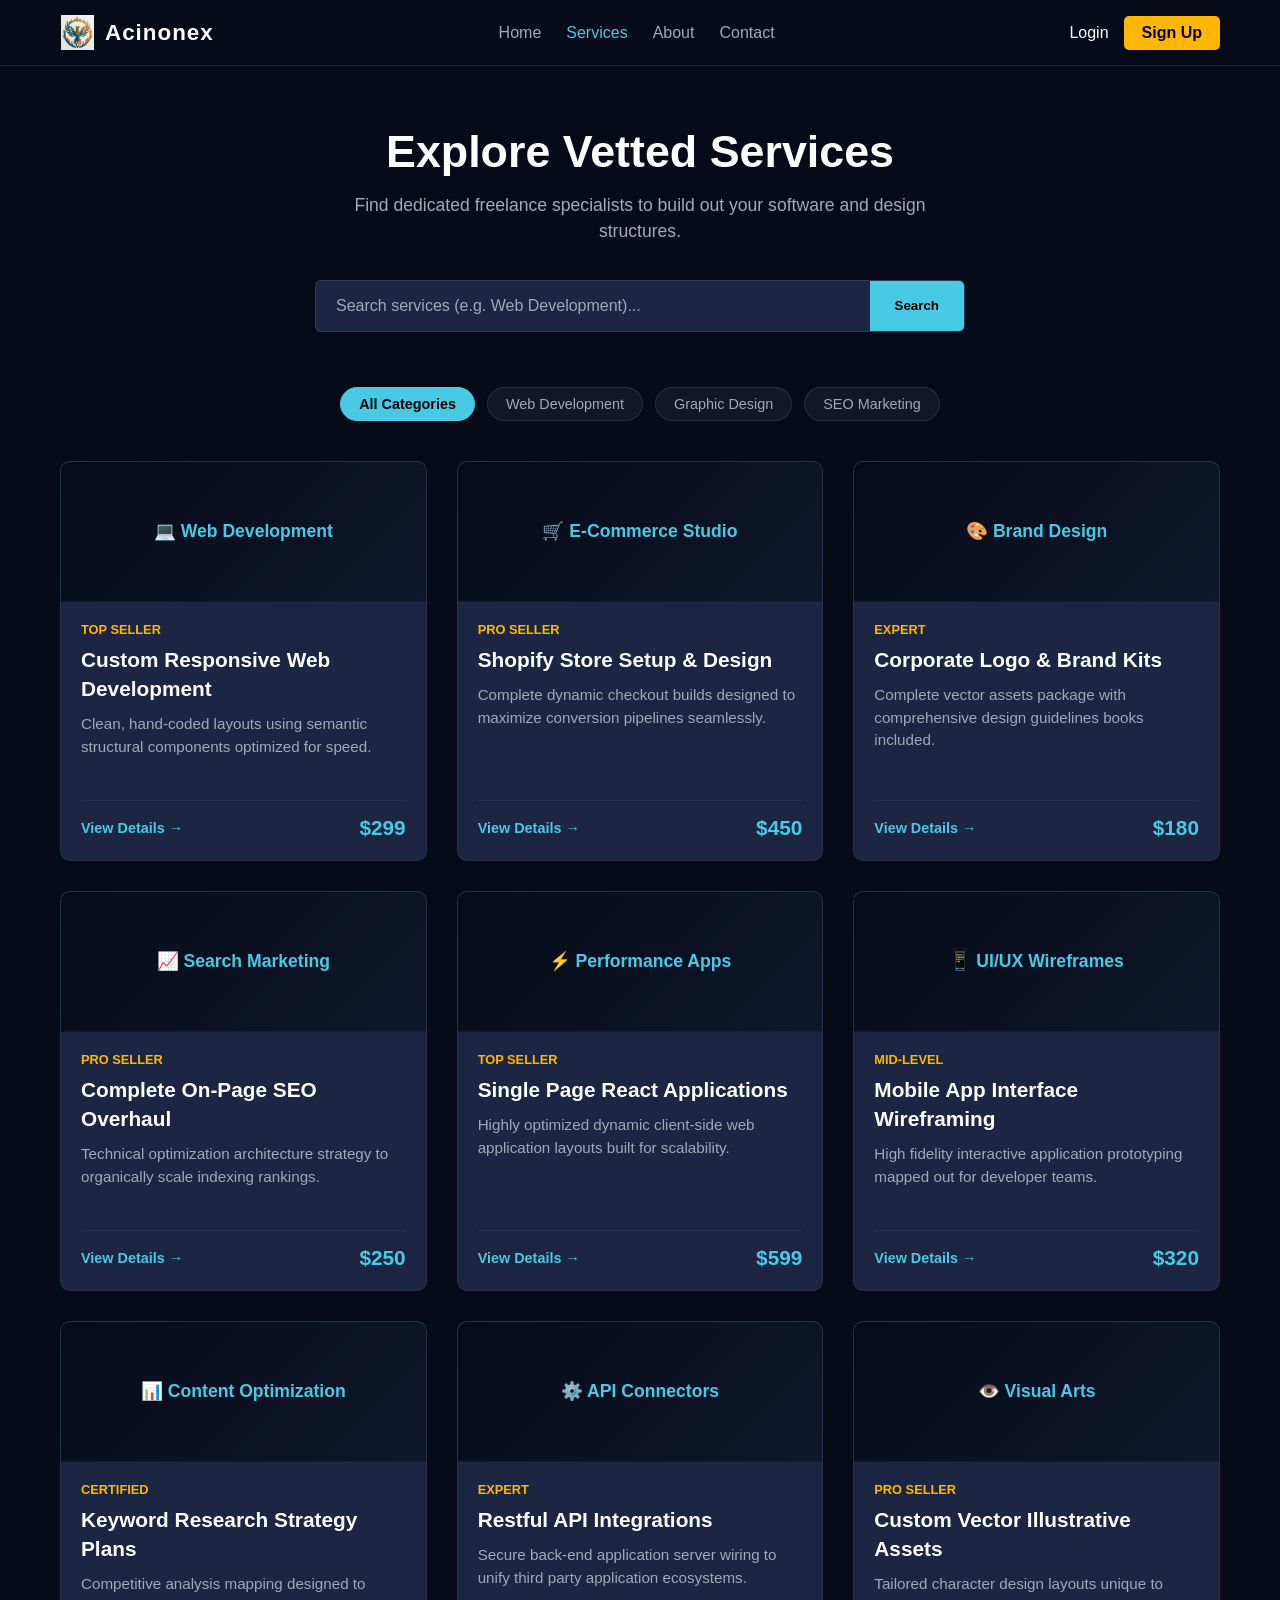
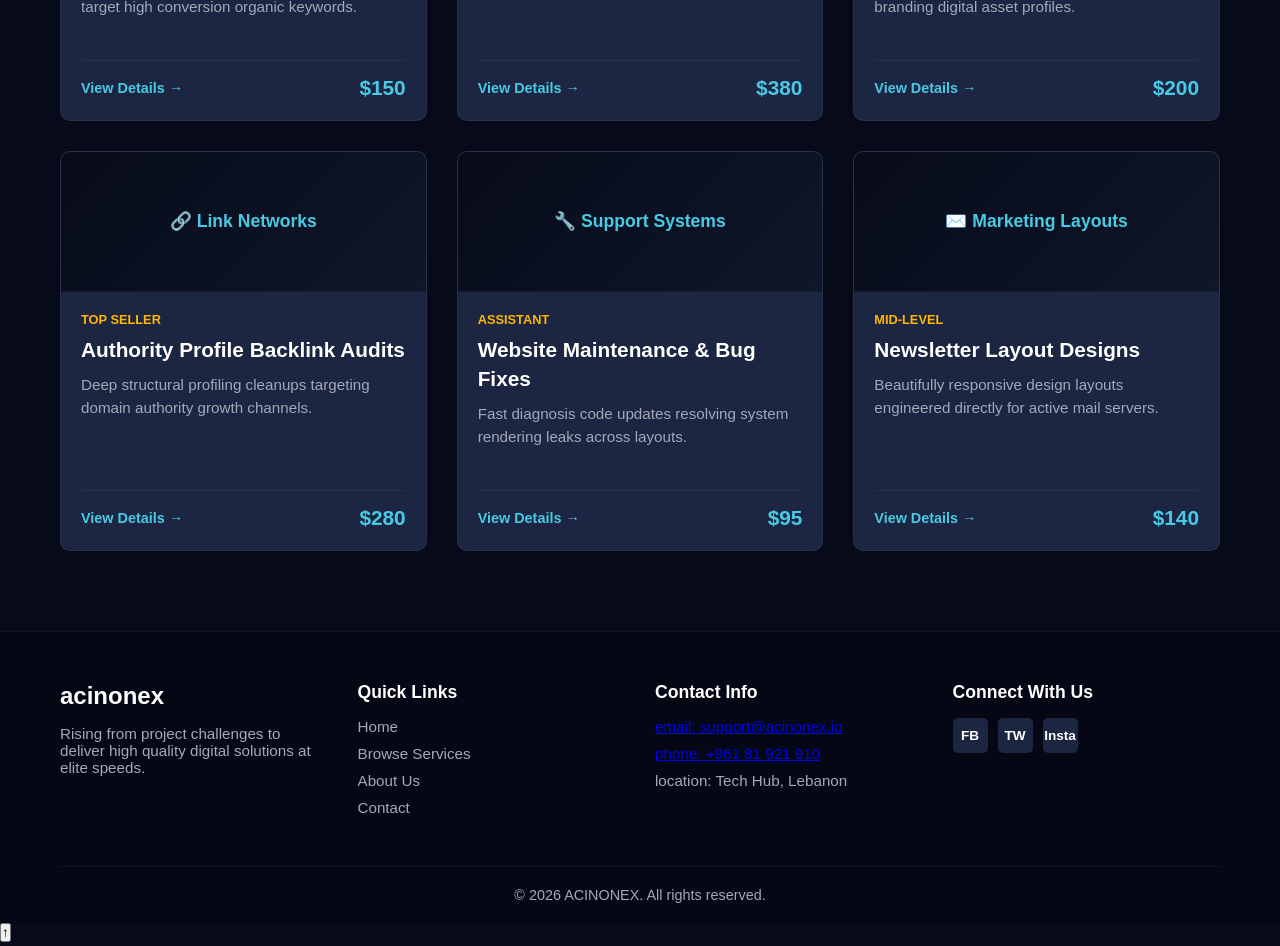
<file: ServicesPage.html>
<!--task 2 Services page-->
<html>
<head>
    <meta name="viewport" content="width=device-width, initial-scale=1.0">
    <title>Services Marketplace | Acinonex</title>
    <link rel="stylesheet" href="css.css">
</head>
<body>
    
    <!--nav bar-->
    <nav class="navbar">
        <div class="container nav-flex">
            <a href="index.html" class="logo-area">
                <img src="acinonex.png" alt="Acinonex Logo" class="logo-image">
                <span class="logo-text">Acinonex</span>
            </a>
            <div class="nav-links" id="nav-links">
                <a href="index.html" class="nav-item">Home</a>
                <a href="ServicesPage.html" class="nav-item active">Services</a>
                <a href="about.html" class="nav-item">About</a>
                <a href="contact.html" class="nav-item">Contact</a>
            </div>
            <div class="nav-buttons">
                <a href="log-in.html" class="btn-login">Login</a>
                <a href="sign-up.html" class="btn-signup">Sign Up</a>
            </div>
            <button class="hamburger" id="hamburger-btn">
                <span class="line"></span>
                <span class="line"></span>
                <span class="line"></span>
            </button>
        </div>
    </nav>

    <main class="container">
        <!--header and search bar -->
        <header class="marketplace-dashboard">
            <h1 class="page-title">Explore Vetted Services</h1>
            <p class="page-subtitle">Find dedicated freelance specialists to build out your software and design structures.</p>
            
            <div class="search-box-wrapper">
                <input type="text" class="search-input" placeholder="Search services (e.g. Web Development)...">
                <button class="btn-search">Search</button>
            </div>
        </header>

       <!--category filter-->
        <nav class="filter-row">
            <button class="filter-btn active">All Categories</button>
            <button class="filter-btn">Web Development</button>
            <button class="filter-btn">Graphic Design</button>
            <button class="filter-btn">SEO Marketing</button>
        </nav>

        <!--12 cards -->
        <section class="services-marketplace-section">
            <div class="services-marketplace-grid">
                
                <article class="service-card">
                    <div class="card-image-placeholder">💻 Web Development</div>
                    <div class="card-body">
                        <span class="seller-badge">TOP SELLER</span>
                        <h3 class="card-headline">Custom Responsive Web Development</h3>
                        <p class="card-excerpt">Clean, hand-coded layouts using semantic structural components optimized for speed.</p>
                        <div class="card-footer-pricing">
                            <a href="service-details.html" class="card-link">View Details →</a>
                            <span class="price-value">$299</span>
                        </div>
                    </div>
                </article>

                <article class="service-card">
                    <div class="card-image-placeholder">🛒 E-Commerce Studio</div>
                    <div class="card-body">
                        <span class="seller-badge">PRO SELLER</span>
                        <h3 class="card-headline">Shopify Store Setup & Design</h3>
                        <p class="card-excerpt">Complete dynamic checkout builds designed to maximize conversion pipelines seamlessly.</p>
                        <div class="card-footer-pricing">
                            <a href="service-details.html" class="card-link">View Details →</a>
                            <span class="price-value">$450</span>
                        </div>
                    </div>
                </article>

                <article class="service-card">
                    <div class="card-image-placeholder">🎨 Brand Design</div>
                    <div class="card-body">
                        <span class="seller-badge">EXPERT</span>
                        <h3 class="card-headline">Corporate Logo & Brand Kits</h3>
                        <p class="card-excerpt">Complete vector assets package with comprehensive design guidelines books included.</p>
                        <div class="card-footer-pricing">
                            <a href="service-details.html" class="card-link">View Details →</a>
                            <span class="price-value">$180</span>
                        </div>
                    </div>
                </article>

                <article class="service-card">
                    <div class="card-image-placeholder">📈 Search Marketing</div>
                    <div class="card-body">
                        <span class="seller-badge">PRO SELLER</span>
                        <h3 class="card-headline">Complete On-Page SEO Overhaul</h3>
                        <p class="card-excerpt">Technical optimization architecture strategy to organically scale indexing rankings.</p>
                        <div class="card-footer-pricing">
                            <a href="service-details.html" class="card-link">View Details →</a>
                            <span class="price-value">$250</span>
                        </div>
                    </div>
                </article>

                <article class="service-card">
                    <div class="card-image-placeholder">⚡ Performance Apps</div>
                    <div class="card-body">
                        <span class="seller-badge">TOP SELLER</span>
                        <h3 class="card-headline">Single Page React Applications</h3>
                        <p class="card-excerpt">Highly optimized dynamic client-side web application layouts built for scalability.</p>
                        <div class="card-footer-pricing">
                            <a href="service-details.html" class="card-link">View Details →</a>
                            <span class="price-value">$599</span>
                        </div>
                    </div>
                </article>

                <article class="service-card">
                    <div class="card-image-placeholder">📱 UI/UX Wireframes</div>
                    <div class="card-body">
                        <span class="seller-badge">MID-LEVEL</span>
                        <h3 class="card-headline">Mobile App Interface Wireframing</h3>
                        <p class="card-excerpt">High fidelity interactive application prototyping mapped out for developer teams.</p>
                        <div class="card-footer-pricing">
                            <a href="service-details.html" class="card-link">View Details →</a>
                            <span class="price-value">$320</span>
                        </div>
                    </div>
                </article>

                <article class="service-card">
                    <div class="card-image-placeholder">📊 Content Optimization</div>
                    <div class="card-body">
                        <span class="seller-badge">CERTIFIED</span>
                        <h3 class="card-headline">Keyword Research Strategy Plans</h3>
                        <p class="card-excerpt">Competitive analysis mapping designed to target high conversion organic keywords.</p>
                        <div class="card-footer-pricing">
                            <a href="service-details.html" class="card-link">View Details →</a>
                            <span class="price-value">$150</span>
                        </div>
                    </div>
                </article>

                <article class="service-card">
                    <div class="card-image-placeholder">⚙️ API Connectors</div>
                    <div class="card-body">
                        <span class="seller-badge">EXPERT</span>
                        <h3 class="card-headline">Restful API Integrations</h3>
                        <p class="card-excerpt">Secure back-end application server wiring to unify third party application ecosystems.</p>
                        <div class="card-footer-pricing">
                            <a href="service-details.html" class="card-link">View Details →</a>
                            <span class="price-value">$380</span>
                        </div>
                    </div>
                </article>

                <article class="service-card">
                    <div class="card-image-placeholder">👁️ Visual Arts</div>
                    <div class="card-body">
                        <span class="seller-badge">PRO SELLER</span>
                        <h3 class="card-headline">Custom Vector Illustrative Assets</h3>
                        <p class="card-excerpt">Tailored character design layouts unique to branding digital asset profiles.</p>
                        <div class="card-footer-pricing">
                            <a href="service-details.html" class="card-link">View Details →</a>
                            <span class="price-value">$200</span>
                        </div>
                    </div>
                </article>

                <article class="service-card">
                    <div class="card-image-placeholder">🔗 Link Networks</div>
                    <div class="card-body">
                        <span class="seller-badge">TOP SELLER</span>
                        <h3 class="card-headline">Authority Profile Backlink Audits</h3>
                        <p class="card-excerpt">Deep structural profiling cleanups targeting domain authority growth channels.</p>
                        <div class="card-footer-pricing">
                            <a href="service-details.html" class="card-link">View Details →</a>
                            <span class="price-value">$280</span>
                        </div>
                    </div>
                </article>

                <article class="service-card">
                    <div class="card-image-placeholder">🔧 Support Systems</div>
                    <div class="card-body">
                        <span class="seller-badge">ASSISTANT</span>
                        <h3 class="card-headline">Website Maintenance & Bug Fixes</h3>
                        <p class="card-excerpt">Fast diagnosis code updates resolving system rendering leaks across layouts.</p>
                        <div class="card-footer-pricing">
                            <a href="service-details.html" class="card-link">View Details →</a>
                            <span class="price-value">$95</span>
                        </div>
                    </div>
                </article>

                <article class="service-card">
                    <div class="card-image-placeholder">✉️ Marketing Layouts</div>
                    <div class="card-body">
                        <span class="seller-badge">MID-LEVEL</span>
                        <h3 class="card-headline">Newsletter Layout Designs</h3>
                        <p class="card-excerpt">Beautifully responsive design layouts engineered directly for active mail servers.</p>
                        <div class="card-footer-pricing">
                            <a href="service-details.html" class="card-link">View Details →</a>
                            <span class="price-value">$140</span>
                        </div>
                    </div>
                </article>

            </div>
        </section>
    </main>

   <!--footer-->
    <footer class="footer">
        <div class="container">
            <div class="footer-grid">
                <div class="footer-col">
                    <h3>acinonex</h3>
                    <p>Rising from project challenges to deliver high quality digital solutions at elite speeds.</p>
                </div>
                <div class="footer-col">
                    <h4>Quick Links</h4>
                    <ul class="footer-links-list">
                        <li><a href="index.html">Home</a></li>
                        <li><a href="ServicesPage.html">Browse Services</a></li>
                        <li><a href="about.html">About Us</a></li>
                        <li><a href="contact.html">Contact</a></li>
                    </ul>
                </div>
                <div class="footer-col">
                    <h4>Contact Info</h4>
                    <p><a href="mailto:support@acinonex.io">email: support@acinonex.io</a></p>
                    <p><a href="tel:+961 921 910">phone: +961 81 921 910</a></p>
                    <p>location: Tech Hub, Lebanon</p>
                </div>
                <div class="footer-col">
                    <h4>Connect With Us</h4>
                    <div class="social-box">
                        <a href="#" class="social-item">FB</a>
                        <a href="#" class="social-item">TW</a>
                        <a href="#" class="social-item">Insta</a>
                    </div>
                </div>
            </div>
            <div class="footer-bottom">
                <p>© 2026 ACINONEX. All rights reserved.</p>
            </div>
        </div>
    </footer>

    <script src="js.js"></script>
</body>
</html>
</file>
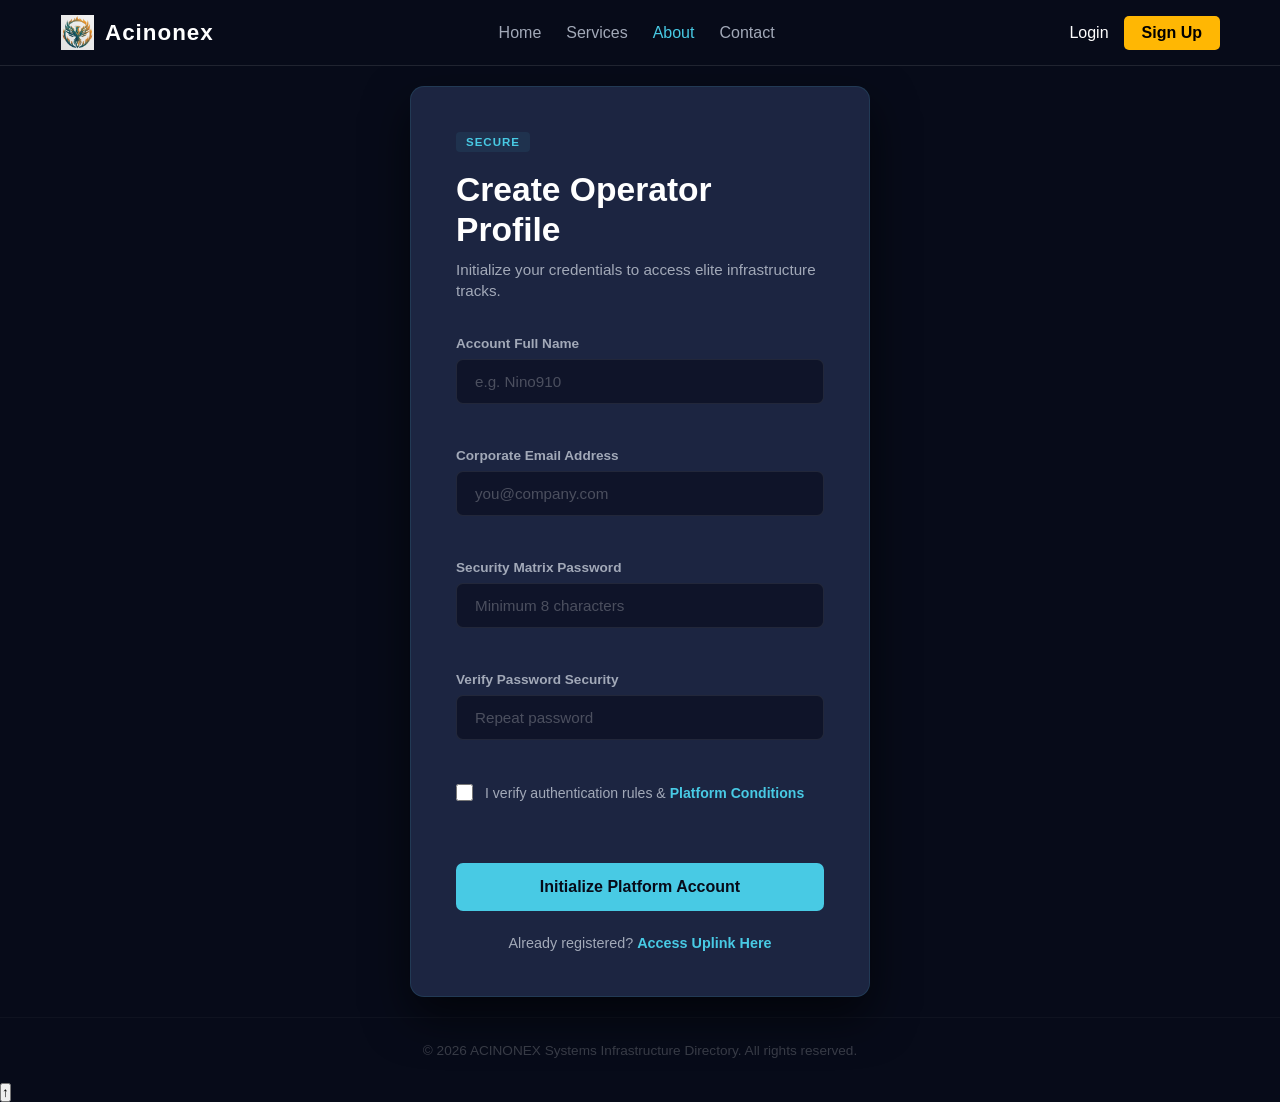
<file: sign-up.html>
<!DOCTYPE html>
<html lang="en">
<head>
    <meta charset="UTF-8">
    <meta name="viewport" content="width=device-width, initial-scale=1.0">
    <title>Acinonex Portal - Initialize Account</title>
    <link rel="stylesheet" href="css.css">
</head>
<body>
     <!--navbar-->
    <nav class="navbar">
        <div class="container nav-flex">
            <a href="index.html" class="logo-area">
                <img src="acinonex.png" alt="Acinonex Logo" class="logo-image">
                <span class="logo-text">Acinonex</span>
            </a>
            <div class="nav-links" id="nav-links">
                <a href="index.html" class="nav-item">Home</a>
                <a href="ServicesPage.html" class="nav-item">Services</a>
                <a href="about.html" class="nav-item active">About</a>
                <a href="contact.html" class="nav-item">Contact</a>
            </div>
            <div class="nav-buttons">
                <a href="log-in.html" class="btn-login">Login</a>
                <a href="sign-up.html" class="btn-signup">Sign Up</a>
            </div>
            <button class="hamburger" id="hamburger-btn">
                <span class="line"></span>
                <span class="line"></span>
                <span class="line"></span>
            </button>
        </div>
    </nav>

   

    <main class="signup-wrapper">
        <div class="signup-container">
            <div class="secure-badge">SECURE </div>
            <h2>Create Operator Profile</h2>
            <p class="subtitle">Initialize your credentials to access elite infrastructure tracks.</p>
            
            <form id="signupForm">
                <div class="input-group">
                    <label for="username">Account Full Name</label>
                    <input type="text" id="username" placeholder="e.g. Nino910" autocomplete="off" required>
                    <span class="error-message" id="usernameError"></span>
                </div>

                <div class="input-group">
                    <label for="email">Corporate Email Address</label>
                    <input type="email" id="email" placeholder="you@company.com" autocomplete="off" required>
                    <span class="error-message" id="emailError"></span>
                </div>

                <div class="input-group">
                    <label for="password">Security Matrix Password</label>
                    <input type="password" id="password" placeholder="Minimum 8 characters" autocomplete="off" required>
                    <span class="error-message" id="passwordError"></span>
                </div>

                <div class="input-group">
                    <label for="confirmPassword">Verify Password Security</label>
                    <input type="password" id="confirmPassword" placeholder="Repeat password " autocomplete="off" required>
                    <span class="error-message" id="confirmPasswordError"></span>
                </div>

                <div class="checkbox-group">
                    <input type="checkbox" id="terms">
                    <label for="terms">I verify authentication rules & <a href="#">Platform Conditions</a></label>
                    <span class="error-message" id="termsError"></span>
                </div>

                <button type="submit" class="submit-btn">Initialize Platform Account</button>
            </form>
            
            <p class="login-link">Already registered? <a href="#">Access Uplink Here</a></p>
        </div>
    </main>

    <footer class="portal-footer">
        <p>&copy; 2026 ACINONEX Systems Infrastructure Directory. All rights reserved.</p>
    </footer>
        <script src="js.js"></script>


</body>
</html>
</file>
<file: css.css>
/*task 1 home page*/
:root {
    --navy-dark: #070B19;
    --navy-card: #1C2541;
    --teal-accent: #48CAE4;
    --amber-accent: #FFB703;
    --white: #FFFFFF;
    --text-gray: #A2A9B8;
}

* {
    margin: 0;
    padding: 0;
    box-sizing: border-box;
    font-family: Arial, sans-serif;
}

body {
    background-color: var(--navy-dark);
    color: var(--white);
}

.container {
    max-width: 1200px;
    margin: 0 auto;
    padding: 0 20px;
}

/* Navbar */
.navbar {
    background-color: var(--navy-dark);
    border-bottom: 1px solid rgba(255, 255, 255, 0.1);
    position: sticky;
    top: 0;
    z-index: 100;
    padding: 15px 0;
}

.nav-flex {
    display: flex;
    justify-content: space-between;
    align-items: center;
}

.logo-area {
    display: flex;
    align-items: center;
    gap: 10px;
    text-decoration: none;
}

.logo-image {
    width: 35px;
    height: 35px;
    object-fit: contain;
}

.logo-text {
    font-size: 1.4rem;
    font-weight: bold;
    color: var(--white);
    letter-spacing: 1px;
}

.nav-links {
    display: flex;
    align-items: center;
    gap: 25px;
}

.nav-item {
    color: var(--text-gray);
    text-decoration: none;
    font-size: 1rem;
}

.nav-item:hover, .nav-item.active {
    color: var(--teal-accent);
}

.nav-buttons {
    display: flex;
    align-items: center;
    gap: 15px;
    margin-left: 10px;
}

.btn-login {
    color: var(--white);
    text-decoration: none;
}

.btn-login:hover {
    color: var(--teal-accent);
}

.btn-signup {
    background-color: var(--amber-accent);
    color: #000000;
    padding: 8px 18px;
    border-radius: 5px;
    text-decoration: none;
    font-weight: bold;
    display: inline-block;
}

.btn-signup:hover {
    opacity: 0.9;
}

.hamburger {
    display: none;
    flex-direction: column;
    gap: 5px;
    background: none;
    border: none;
    cursor: pointer;
}

.hamburger .line {
    width: 25px;
    height: 3px;
    background-color: var(--white);
    border-radius: 2px;
}

/* Hero Section */
.hero {
    padding: 80px 0;
    background: linear-gradient(180deg, var(--navy-dark) 0%, #0B132B 100%);
}

.hero-flex {
    display: flex;
    align-items: center;
    gap: 40px;
}

.hero-text {
    flex: 1;
}

.hero-title {
    font-size: 3rem;
    line-height: 1.2;
    margin-bottom: 20px;
}

.hero-description {
    font-size: 1.1rem;
    color: var(--text-gray);
    margin-bottom: 30px;
}

.hero-actions {
    display: flex;
    gap: 15px;
}

.btn-primary {
    background-color: var(--teal-accent);
    color: #000000;
    padding: 12px 25px;
    border-radius: 5px;
    font-weight: bold;
    text-decoration: none;
    display: inline-block;
}

.btn-primary:hover {
    opacity: 0.9;
}

.btn-secondary {
    border: 1px solid var(--text-gray);
    color: var(--white);
    padding: 12px 25px;
    border-radius: 5px;
    text-decoration: none;
    display: inline-block;
}

.btn-secondary:hover {
    background-color: rgba(255, 255, 255, 0.05);
}

.hero-image-box {
    flex: 1;
}

.hero-main-image {
    width: 100%;
    height: auto;
    max-height: 420px;
    object-fit: cover;
    border-radius: 8px;
    border: 1px solid rgba(72, 202, 228, 0.25);
    box-shadow: 0 12px 24px rgba(0, 0, 0, 0.6);
}

.placeholder-graphic {
    background-color: var(--navy-card);
    border: 2px dashed var(--teal-accent);
    border-radius: 10px;
    height: 300px;
    display: flex;
    align-items: center;
    justify-content: center;
}

.placeholder-graphic span {
    font-size: 1.5rem;
    color: var(--teal-accent);
    font-weight: bold;
}

/* Featured Services Section */
.services {
    padding: 60px 0;
}

.section-title-box {
    text-align: center;
    margin-bottom: 40px;
}

.section-title-box h2 {
    font-size: 2.2rem;
    margin-bottom: 10px;
}

.section-title-box p {
    color: var(--text-gray);
}

.services-grid {
    display: grid;
    grid-template-columns: repeat(3, 1fr);
    gap: 30px;
}

.service-card {
    background-color: var(--navy-card);
    padding: 30px;
    border-radius: 8px;
    border: 1px solid rgba(255, 255, 255, 0.05);
    transition: transform 0.2s ease, border-color 0.2s ease;
}

.service-card:hover {
    transform: translateY(-5px);
    border-color: var(--teal-accent);
}

.card-icon {
    font-size: 2.5rem;
    margin-bottom: 15px;
}

.service-card h3 {
    margin-bottom: 10px;
    font-size: 1.3rem;
}

.service-card p {
    color: var(--text-gray);
    font-size: 0.95rem;
    margin-bottom: 20px;
}

.card-link {
    color: var(--teal-accent);
    text-decoration: none;
    font-weight: bold;
}

/* Footer */
.footer {
    background-color: #050814;
    padding: 50px 0 20px 0;
    border-top: 1px solid rgba(255, 255, 255, 0.05);
}

.footer-grid {
    display: grid;
    grid-template-columns: repeat(4, 1fr);
    gap: 30px;
    margin-bottom: 40px;
}

.footer-col h3 {
    font-size: 1.5rem;
    margin-bottom: 15px;
    color: var(--white);
}

.footer-col h4 {
    margin-bottom: 15px;
    font-size: 1.1rem;
}

.footer-col p {
    color: var(--text-gray);
    font-size: 0.95rem;
    margin-bottom: 10px;
}

.footer-links-list {
    list-style: none;
}

.footer-links-list li {
    margin-bottom: 10px;
}

.footer-links-list a {
    color: var(--text-gray);
    text-decoration: none;
    font-size: 0.95rem;
}

.footer-links-list a:hover {
    color: var(--teal-accent);
}

.social-box {
    display: flex;
    gap: 10px;
}

.social-item {
    background-color: var(--navy-card);
    color: var(--white);
    width: 35px;
    height: 35px;
    display: flex;
    align-items: center;
    justify-content: center;
    border-radius: 5px;
    text-decoration: none;
    font-weight: bold;
    font-size: 0.85rem;
}

.social-item:hover {
    background-color: var(--teal-accent);
    color: #000000;
}

.footer-bottom {
    text-align: center;
    padding-top: 20px;
    border-top: 1px solid rgba(255, 255, 255, 0.05);
    color: var(--text-gray);
    font-size: 0.90rem;
}

/*task 2 Services page*/

.marketplace-dashboard {
    padding: 60px 0 20px 0;
    text-align: center;
}

.page-title {
    font-size: 2.8rem;
    color: var(--white);
    margin-bottom: 15px;
    font-weight: bold;
}

.page-subtitle {
    color: var(--text-gray);
    font-size: 1.1rem;
    max-width: 650px;
    margin: 0 auto 35px auto;
    line-height: 1.5;
}

.search-box-wrapper {
    display: flex;
    width: 100%;
    max-width: 650px;
    height: 52px;
    margin: 0 auto 35px auto;
    background-color: var(--navy-card);
    border: 1px solid rgba(255, 255, 255, 0.1);
    border-radius: 6px;
    overflow: hidden;
}

.search-input {
    flex: 1;
    padding: 0 20px;
    background: transparent;
    border: none;
    outline: none;
    color: var(--white);
    font-size: 1rem;
}

.search-input::placeholder {
    color: var(--text-gray);
}

.btn-search {
    background-color: var(--teal-accent);
    color: #000000;
    border: none;
    padding: 0 25px;
    font-weight: bold;
    cursor: pointer;
    transition: opacity 0.2s ease;
}

.btn-search:hover {
    opacity: 0.9;
}

.filter-row {
    display: flex;
    justify-content: center;
    gap: 12px;
    flex-wrap: wrap;
    margin: 0 auto;
}

.filter-btn {
    background-color: rgba(255, 255, 255, 0.05);
    border: 1px solid rgba(255, 255, 255, 0.1);
    color: var(--text-gray);
    padding: 8px 18px;
    border-radius: 20px;
    font-size: 0.9rem;
    cursor: pointer;
    transition: all 0.2s ease;
}

.filter-btn:hover, .filter-btn.active {
    background-color: var(--teal-accent);
    color: #000000;
    border-color: var(--teal-accent);
    font-weight: bold;
}

.services-marketplace-section {
    padding: 40px 0 80px 0;
}

.services-marketplace-grid {
    display: grid;
    grid-template-columns: repeat(auto-fill, minmax(280px, 1fr));
    gap: 30px;
    width: 100%;
}

/* 12 cards overrides */
.services-marketplace-grid .service-card {
    background-color: var(--navy-card);
    border: 1px solid rgba(255, 255, 255, 0.05);
    border-radius: 10px;
    overflow: hidden;
    padding: 0;
    display: flex;
    flex-direction: column;
    min-height: 400px;
    transition: transform 0.2s ease, border-color 0.2s ease;
}

.services-marketplace-grid .service-card:hover {
    transform: translateY(-5px);
    border-color: var(--teal-accent);
}

.card-image-placeholder {
    background: linear-gradient(135deg, #070B19 0%, #0F172A 100%);
    height: 140px;
    display: flex;
    align-items: center;
    justify-content: center;
    color: var(--teal-accent);
    font-weight: bold;
    font-size: 1.1rem;
    border-bottom: 1px solid rgba(255, 255, 255, 0.05);
}

.services-marketplace-grid .card-body {
    padding: 20px;
    display: flex;
    flex-direction: column;
    flex: 1;
}

.seller-badge {
    font-size: 0.8rem;
    color: var(--amber-accent);
    margin-bottom: 8px;
    font-weight: bold;
}

.card-headline {
    font-size: 1.1rem;
    color: var(--white);
    margin-bottom: 10px;
    line-height: 1.4;
}

.card-excerpt {
    font-size: 0.9rem;
    color: var(--text-gray);
    margin-bottom: 20px;
    line-height: 1.5;
}

.card-footer-pricing {
    display: flex;
    justify-content: space-between;
    align-items: center;
    padding-top: 15px;
    margin-top: auto;
    border-top: 1px solid rgba(255, 255, 255, 0.05);
}

.card-footer-pricing .card-link {
    color: var(--teal-accent);
    text-decoration: none;
    font-weight: bold;
    font-size: 0.9rem;
}

.pricing-label {
    font-size: 0.8rem;
    color: var(--text-gray);
    text-transform: uppercase;
}

.price-value {
    font-size: 1.3rem;
    color: var(--teal-accent);
    font-weight: bold;
}

/*task 3 Service details and seller profiles*/

/* Service Details Page */
.service-details-section {
    padding: 60px 0;
}

.details-grid {
    display: grid;
    grid-template-columns: 2fr 1fr;
    gap: 40px;
}

.details-main {
    background-color: var(--navy-card);
    border-radius: 10px;
    padding: 30px;
    border: 1px solid rgba(255, 255, 255, 0.05);
}

.details-header {
    margin-bottom: 30px;
}

.details-header h1 {
    font-size: 2.2rem;
    margin-bottom: 15px;
}

.details-meta {
    display: flex;
    gap: 20px;
    align-items: center;
    margin-bottom: 20px;
}

.details-meta .seller-badge {
    margin-bottom: 0;
}

.rating-stars {
    color: var(--amber-accent);
    font-size: 1.1rem;
}

.details-image {
    background: linear-gradient(135deg, #070B19 0%, #0F172A 100%);
    height: 300px;
    border-radius: 8px;
    display: flex;
    align-items: center;
    justify-content: center;
    color: var(--teal-accent);
    font-weight: bold;
    font-size: 1.2rem;
    margin-bottom: 30px;
    border: 1px solid rgba(255, 255, 255, 0.05);
}

.details-description h3 {
    font-size: 1.3rem;
    margin-bottom: 15px;
    color: var(--white);
}

.details-description p {
    color: var(--text-gray);
    line-height: 1.6;
    margin-bottom: 15px;
}

.details-sidebar {
    display: flex;
    flex-direction: column;
    gap: 20px;
}

.sidebar-card {
    background-color: var(--navy-card);
    border-radius: 10px;
    padding: 25px;
    border: 1px solid rgba(255, 255, 255, 0.05);
}

.sidebar-card h3 {
    font-size: 1.2rem;
    margin-bottom: 20px;
}

.sidebar-price {
    font-size: 2.2rem;
    color: var(--teal-accent);
    font-weight: bold;
    margin-bottom: 20px;
}

.btn-order {
    display: block;
    width: 100%;
    background-color: var(--amber-accent);
    color: #000000;
    padding: 14px;
    border-radius: 6px;
    text-align: center;
    text-decoration: none;
    font-weight: bold;
    margin-bottom: 10px;
    transition: opacity 0.2s ease;
}

.btn-order:hover {
    opacity: 0.9;
}

.btn-contact {
    display: block;
    width: 100%;
    background-color: transparent;
    color: var(--teal-accent);
    border: 1px solid var(--teal-accent);
    padding: 14px;
    border-radius: 6px;
    text-align: center;
    text-decoration: none;
    font-weight: bold;
    transition: all 0.2s ease;
}

.btn-contact:hover {
    background-color: var(--teal-accent);
    color: #000000;
}

.seller-mini {
    display: flex;
    align-items: center;
    gap: 15px;
    margin-bottom: 15px;
}

.seller-avatar {
    width: 50px;
    height: 50px;
    border-radius: 50%;
    background: linear-gradient(135deg, var(--teal-accent), #0B132B);
    display: flex;
    align-items: center;
    justify-content: center;
    font-weight: bold;
    color: var(--white);
}

.seller-info h4 {
    font-size: 1.1rem;
    margin-bottom: 5px;
}

.seller-info p {
    color: var(--text-gray);
    font-size: 0.9rem;
}

/* Reviews Section */
.reviews-section {
    padding: 40px 0 80px 0;
}

.reviews-title {
    font-size: 1.8rem;
    margin-bottom: 30px;
}

.review-card {
    background-color: var(--navy-card);
    border-radius: 10px;
    padding: 25px;
    border: 1px solid rgba(255, 255, 255, 0.05);
    margin-bottom: 20px;
}

.review-header {
    display: flex;
    justify-content: space-between;
    align-items: center;
    margin-bottom: 15px;
}

.review-author {
    display: flex;
    align-items: center;
    gap: 12px;
}

.review-avatar {
    width: 40px;
    height: 40px;
    border-radius: 50%;
    background: linear-gradient(135deg, var(--amber-accent), #070B19);
    display: flex;
    align-items: center;
    justify-content: center;
    font-weight: bold;
    color: var(--white);
    font-size: 0.85rem;
}

.review-name {
    font-weight: bold;
}

.review-date {
    color: var(--text-gray);
    font-size: 0.85rem;
}

.review-stars {
    color: var(--amber-accent);
}

.review-text {
    color: var(--text-gray);
    line-height: 1.6;
}

/* Seller Profile Page */
.seller-profile-section {
    padding: 60px 0;
}

.profile-grid {
    display: grid;
    grid-template-columns: 1fr 2fr;
    gap: 40px;
}

.profile-sidebar {
    background-color: var(--navy-card);
    border-radius: 10px;
    padding: 30px;
    border: 1px solid rgba(255, 255, 255, 0.05);
    text-align: center;
}

.profile-avatar-large {
    width: 100px;
    height: 100px;
    border-radius: 50%;
    background: linear-gradient(135deg, var(--teal-accent), #0B132B);
    display: flex;
    align-items: center;
    justify-content: center;
    font-weight: bold;
    color: var(--white);
    font-size: 2rem;
    margin: 0 auto 20px auto;
}

.profile-sidebar h2 {
    font-size: 1.5rem;
    margin-bottom: 10px;
}

.profile-sidebar .seller-badge {
    display: inline-block;
    margin-bottom: 15px;
}

.profile-sidebar p {
    color: var(--text-gray);
    font-size: 0.95rem;
    line-height: 1.5;
}

.profile-stats {
    display: grid;
    grid-template-columns: repeat(3, 1fr);
    gap: 15px;
    margin-top: 25px;
    padding-top: 25px;
    border-top: 1px solid rgba(255, 255, 255, 0.05);
}

.stat-box {
    text-align: center;
}

.stat-number {
    font-size: 1.5rem;
    font-weight: bold;
    color: var(--teal-accent);
}

.stat-label {
    font-size: 0.8rem;
    color: var(--text-gray);
    text-transform: uppercase;
}

.profile-main {
    display: flex;
    flex-direction: column;
    gap: 30px;
}

.profile-main h2 {
    font-size: 1.5rem;
    margin-bottom: 20px;
}

.profile-services-grid {
    display: grid;
    grid-template-columns: repeat(auto-fill, minmax(280px, 1fr));
    gap: 30px;
}

/*Task 4 Contact and About Pages*/

.about-hero {
    padding: 80px 0 60px 0;
    text-align: center;
}

.about-hero h1 {
    font-size: 2.8rem;
    margin-bottom: 20px;
}

.about-hero p {
    color: var(--text-gray);
    font-size: 1.1rem;
    max-width: 700px;
    margin: 0 auto;
    line-height: 1.6;
}

.about-mission {
    padding: 60px 0;
}

.about-mission h2 {
    text-align: center;
    font-size: 2rem;
    margin-bottom: 40px;
}

.mission-grid {
    display: grid;
    grid-template-columns: repeat(3, 1fr);
    gap: 30px;
}

.mission-card {
    background-color: var(--navy-card);
    padding: 30px;
    border-radius: 10px;
    border: 1px solid rgba(255, 255, 255, 0.05);
    text-align: center;
  transition: transform 0.3s ease, box-shadow 0.3s ease; 
}

.mission-card .card-icon {
    font-size: 3rem;
}

.mission-card:hover{
    transform: translateY(-8px);
}

.mission-card h3 {
    font-size: 1.2rem;
    margin-bottom: 10px;
}

.mission-card p {
    color: var(--text-gray);
    font-size: 0.95rem;
    line-height: 1.5;
}

/* Contact Page */
.contact-section {
    padding: 60px 0;
}

.contact-grid {
    display: grid;
    grid-template-columns: 1fr 1fr;
    gap: 40px;
}

.contact-info {
    display: flex;
    flex-direction: column;
    gap: 25px;
}

.contact-info h1 {
    font-size: 2.2rem;
    margin-bottom: 15px;
}

.contact-info p {
    color: var(--text-gray);
    line-height: 1.6;
}

.contact-detail-item {
    display: flex;
    align-items: center;
    gap: 15px;
}

.contact-icon {
    font-size: 1.5rem;
}

.contact-detail-item h4 {
    font-size: 1rem;
    margin-bottom: 5px;
}

.contact-detail-item p {
    color: var(--text-gray);
    font-size: 0.95rem;
}

.contact-form-box {
    background-color: var(--navy-card);
    padding: 35px;
    border-radius: 10px;
    border: 1px solid rgba(255, 255, 255, 0.05);
}

.contact-form-box h2 {
    font-size: 1.5rem;
    margin-bottom: 25px;
}

.form-group {
    margin-bottom: 20px;
}

.form-group label {
    display: block;
    margin-bottom: 8px;
    font-size: 0.95rem;
    color: var(--text-gray);
}

.form-group input,
.form-group textarea,
.form-group select {
    width: 100%;
    padding: 12px 15px;
    background-color: var(--navy-dark);
    border: 1px solid rgba(255, 255, 255, 0.1);
    border-radius: 6px;
    color: var(--white);
    font-size: 1rem;
    outline: none;
    transition: border-color 0.2s ease;
}

.form-group input:focus,
.form-group textarea:focus,
.form-group select:focus {
    border-color: var(--teal-accent);
}

.form-group textarea {
    min-height: 140px;
    resize: vertical;
}

.form-group input.error,
.form-group textarea.error,
.form-group select.error {
    border-color: #e74c3c;
}

.form-error {
    color: #e74c3c;
    font-size: 0.85rem;
    margin-top: 5px;
    display: none;
}

.form-error.show {
    display: block;
}

.btn-submit {
    background-color: var(--teal-accent);
    color: #000000;
    padding: 14px 30px;
    border: none;
    border-radius: 6px;
    font-weight: bold;
    font-size: 1rem;
    cursor: pointer;
    transition: opacity 0.2s ease;
}

.btn-submit:hover {
    opacity: 0.9;
}

.form-success {
    background-color: rgba(72, 202, 228, 0.1);
    border: 1px solid var(--teal-accent);
    color: var(--teal-accent);
    padding: 20px;
    border-radius: 8px;
    margin-bottom: 25px;
    display: none;
}

.form-success.show {
    display: block;
}

/*Responsive media*/

@media (max-width: 992px) {
    .services-grid {
        grid-template-columns: repeat(2, 1fr);
    }
    .footer-grid {
        grid-template-columns: repeat(2, 1fr);
    }
    .details-grid {
        grid-template-columns: 1fr;
    }
    .profile-grid {
        grid-template-columns: 1fr;
    }
    .contact-grid {
        grid-template-columns: 1fr;
    }
    .mission-grid {
        grid-template-columns: repeat(2, 1fr);
    }
}

@media (max-width: 768px) {
    .hamburger {
        display: flex;
    }

    .nav-links {
        display: none;
        flex-direction: column;
        width: 100%;
        position: absolute;
        top: 65px;
        left: 0;
        background-color: var(--navy-dark);
        padding: 20px;
        border-bottom: 1px solid rgba(255, 255, 255, 0.1);
    }

    .nav-links.active {
        display: flex;
    }

    .nav-buttons {
        flex-direction: column;
        width: 100%;
        margin-left: 0;
        margin-top: 10px;
    }

    .btn-signup {
        width: 100%;
        text-align: center;
    }

    .hero-flex {
        flex-direction: column;
        text-align: center;
    }

    .hero-title {
        font-size: 2.2rem;
    }

    .hero-actions {
        justify-content: center;
    }

    .services-grid, .footer-grid {
        grid-template-columns: 1fr;
    }

    .services-marketplace-grid {
        grid-template-columns: 1fr;
    }

    .profile-services-grid {
        grid-template-columns: 1fr;
    }

    .mission-grid {
        grid-template-columns: 1fr;
    }

    .page-title {
        font-size: 2rem;
    }

    .hero-title {
        font-size: 2rem;
    }

    .details-header h1 {
        font-size: 1.6rem;
    }

   /*login specific styles*/
.contact-info-box {
    display: flex;
    flex-direction: column;
    gap: 25px;
}

.contact-info-box h3 {
    font-size: 1.5rem;
    margin-bottom: 10px;
}

.contact-info-item {
    display: flex;
    align-items: flex-start;
    gap: 15px;
    padding: 15px;
    background-color: var(--navy-card);
    border-radius: 10px;
    border: 1px solid rgba(255, 255, 255, 0.05);
    transition: all 0.3s ease;
}

.contact-info-item:hover {
    transform: translateY(-4px);
    border-color: rgba(72, 202, 228, 0.2);
    box-shadow: 0 8px 20px rgba(0, 0, 0, 0.25);
}

.contact-info-item .contact-icon {
    font-size: 1.8rem;
    transition: transform 0.3s ease;
}

.contact-info-item:hover .contact-icon {
    transform: scale(1.2) rotate(-10deg);
}

.contact-info-item h4 {
    font-size: 1.1rem;
    margin-bottom: 5px;
    transition: color 0.3s ease;
}

.contact-info-item:hover h4 {
    color: var(--teal-accent);
}

.contact-info-item p {
    color: var(--text-gray);
    font-size: 0.95rem;
    line-height: 1.5;
}

.btn {
    display: inline-block;
    padding: 12px 25px;
    border-radius: 5px;
    font-weight: bold;
    font-size: 1rem;
    cursor: pointer;
    transition: all 0.3s ease;
    border: 2px solid transparent;
    text-align: center;
    text-decoration: none;
    min-height: 44px;
}

/*animations*/

@keyframes fadeIn {
    from { opacity: 0; }
    to { opacity: 1; }
}

@keyframes fadeUp {
    from { opacity: 0; transform: translateY(30px); }
    to { opacity: 1; transform: translateY(0); }
}

@keyframes fadeDown {
    from { opacity: 0; transform: translateY(-20px); }
    to { opacity: 1; transform: translateY(0); }
}

@keyframes slideLeft {
    from { opacity: 0; transform: translateX(-30px); }
    to { opacity: 1; transform: translateX(0); }
}

@keyframes slideRight {
    from { opacity: 0; transform: translateX(30px); }
    to { opacity: 1; transform: translateX(0); }
}

@keyframes scaleIn {
    from { opacity: 0; transform: scale(0.9); }
    to { opacity: 1; transform: scale(1); }
}

@keyframes shake {
    0%, 100% { transform: translateX(0); }
    20% { transform: translateX(-6px); }
    40% { transform: translateX(6px); }
    60% { transform: translateX(-4px); }
    80% { transform: translateX(4px); }
}

@keyframes slideDown {
    from { opacity: 0; transform: translateY(-10px); }
    to { opacity: 1; transform: translateY(0); }
}

@keyframes shimmer {
    0% { background-position: -200% 0; }
    100% { background-position: 200% 0; }
}

@keyframes pulse-glow {
    0%, 100% { box-shadow: 0 0 5px rgba(72, 202, 228, 0.2); }
    50% { box-shadow: 0 0 20px rgba(72, 202, 228, 0.4); }
}

@keyframes float {
    0%, 100% { transform: translateY(0); }
    50% { transform: translateY(-6px); }
}

/* Scroll Animation Base Classes */
.anim-fade-up {
    opacity: 0;
    transform: translateY(30px);
    transition: opacity 0.6s ease, transform 0.6s ease;
}

.anim-fade-up.visible {
    opacity: 1;
    transform: translateY(0);
}

.anim-fade-in {
    opacity: 0;
    transition: opacity 0.7s ease;
}

.anim-fade-in.visible {
    opacity: 1;
}

.anim-slide-left {
    opacity: 0;
    transform: translateX(-30px);
    transition: opacity 0.6s ease, transform 0.6s ease;
}

.anim-slide-left.visible {
    opacity: 1;
    transform: translateX(0);
}

.anim-slide-right {
    opacity: 0;
    transform: translateX(30px);
    transition: opacity 0.6s ease, transform 0.6s ease;
}

.anim-slide-right.visible {
    opacity: 1;
    transform: translateX(0);
}

.anim-scale-in {
    opacity: 0;
    transform: scale(0.9);
    transition: opacity 0.6s ease, transform 0.6s ease;
}

.anim-scale-in.visible {
    opacity: 1;
    transform: scale(1);
}

/* Stagger delays for cards */
.stagger-1 { transition-delay: 0.1s; }
.stagger-2 { transition-delay: 0.2s; }
.stagger-3 { transition-delay: 0.3s; }
.stagger-4 { transition-delay: 0.4s; }
.stagger-5 { transition-delay: 0.5s; }
.stagger-6 { transition-delay: 0.6s; }

/* Hero entrance animation */
.hero-entrance .hero-title {
    animation: fadeUp 0.8s ease 0.2s both;
}

.hero-entrance .hero-description {
    animation: fadeUp 0.8s ease 0.4s both;
}

.hero-entrance .hero-actions {
    animation: fadeUp 0.8s ease 0.6s both;
}

.hero-entrance .hero-image-box {
    animation: slideRight 1s ease 0.3s both;
}

/* Page load animations */
.page-load .section-title-box {
    animation: fadeUp 0.7s ease 0.1s both;
}

.page-load .service-card:nth-child(1) { animation: fadeUp 0.6s ease 0.15s both; }
.page-load .service-card:nth-child(2) { animation: fadeUp 0.6s ease 0.25s both; }
.page-load .service-card:nth-child(3) { animation: fadeUp 0.6s ease 0.35s both; }
.page-load .service-card:nth-child(4) { animation: fadeUp 0.6s ease 0.45s both; }
.page-load .service-card:nth-child(5) { animation: fadeUp 0.6s ease 0.55s both; }
.page-load .service-card:nth-child(6) { animation: fadeUp 0.6s ease 0.65s both; }

/*responsive media breakpoints*/

@media (max-width: 992px) {
    .services-grid {
        grid-template-columns: repeat(2, 1fr);
    }
    .footer-grid {
        grid-template-columns: repeat(2, 1fr);
    }
    .details-grid {
        grid-template-columns: 1fr;
    }
    .profile-grid {
        grid-template-columns: 1fr;
    }
    .contact-grid {
        grid-template-columns: 1fr;
    }
    .mission-grid {
        grid-template-columns: repeat(2, 1fr);
    }
    .hero-title {
        font-size: 2.5rem;
    }
}

@media (max-width: 768px) {
    .hamburger {
        display: flex;
    }

    .nav-links {
        display: flex;
        visibility: hidden;
        opacity: 0;
        transform: translateY(-10px);
        pointer-events: none;
        flex-direction: column;
        width: 100%;
        position: absolute;
        top: 65px;
        left: 0;
        background-color: rgba(7, 11, 25, 0.98);
        padding: 20px;
        border-bottom: 1px solid rgba(72, 202, 228, 0.15);
        transition: all 0.35s ease;
        box-shadow: 0 10px 30px rgba(0, 0, 0, 0.4);
    }

    .nav-links.active {
        visibility: visible;
        opacity: 1;
        transform: translateY(0);
        pointer-events: auto;
    }

    .nav-item {
        padding: 12px 0;
        font-size: 1.1rem;
        border-bottom: 1px solid rgba(255, 255, 255, 0.05);
    }

    .nav-item:last-of-type {
        border-bottom: none;
    }

    .nav-buttons {
        flex-direction: column;
        width: 100%;
        margin-left: 0;
        margin-top: 15px;
        gap: 12px;
    }

    .btn-signup, .btn-login {
        width: 100%;
        text-align: center;
        padding: 12px;
        min-height: 44px;
    }

    .hero-flex {
        flex-direction: column;
        text-align: center;
        gap: 30px;
    }

    .hero-title {
        font-size: 2rem;
    }

    .hero-description {
        font-size: 1rem;
    }

    .hero-actions {
        justify-content: center;
        flex-wrap: wrap;
    }

    .services-grid, .footer-grid {
        grid-template-columns: 1fr;
    }

    .services-marketplace-grid {
        grid-template-columns: 1fr;
    }

    .profile-services-grid {
        grid-template-columns: 1fr;
    }

    .mission-grid {
        grid-template-columns: 1fr;
    }

    .page-title {
        font-size: 2rem;
    }

    .details-header h1 {
        font-size: 1.6rem;
    }

    .search-box-wrapper {
        height: 48px;
    }

    .filter-row {
        gap: 8px;
    }

    .filter-btn {
        padding: 6px 14px;
        font-size: 0.85rem;
    }

    .contact-info-box {
        gap: 15px;
    }

    .contact-info-item {
        padding: 12px;
    }

    .contact-form-box {
        padding: 25px;
    }

    .form-group input,
    .form-group textarea,
    .form-group select,
    .btn-primary,
    .btn-secondary,
    .btn-submit,
    .btn-order,
    .btn-contact,
    .btn-search,
    .btn-signup {
        min-height: 48px;
        font-size: 1rem;
    }

    .btn-primary, .btn-secondary {
        padding: 12px 20px;
    }

    .footer-col > a, .footer-links-list a {
        padding: 6px 0;
        display: block;
    }

    .section-title-box h2 {
        font-size: 1.8rem;
    }

    .about-hero h1 {
        font-size: 2rem;
    }

    .about-hero p {
        font-size: 1rem;
    }

    .contact-info h1 {
        font-size: 1.8rem;
    }

    .profile-avatar-large {
        width: 80px;
        height: 80px;
        font-size: 1.6rem;
    }

    .sidebar-price {
        font-size: 1.8rem;
    }

    .details-meta {
        gap: 10px;
    }

    .review-header {
        flex-direction: column;
        align-items: flex-start;
    }
}

@media (max-width: 480px) {
    .container {
        padding: 0 15px;
    }

    .hero {
        padding: 50px 0;
    }

    .hero-title {
        font-size: 1.7rem;
    }

    .hero-actions {
        flex-direction: column;
        gap: 12px;
    }

    .btn-primary, .btn-secondary {
        width: 100%;
        text-align: center;
    }

    .services {
        padding: 40px 0;
    }

    .service-card {
        padding: 20px;
    }

    .page-title {
        font-size: 1.6rem;
    }

    .marketplace-dashboard {
        padding: 40px 0 20px 0;
    }

    .contact-section {
        padding: 40px 0;
    }

    .about-hero {
        padding: 50px 0 40px 0;
    }

    .about-mission {
        padding: 40px 0;
    }

    .mission-card, .review-card, .sidebar-card, .details-main, .contact-form-box, .profile-sidebar {
        padding: 20px;
    }

    .footer {
        padding: 30px 0 15px 0;
    }

    .footer-grid {
        gap: 20px;
    }
}

/* Back to Top Button */
.back-to-top {
    position: fixed;
    bottom: 30px;
    right: 30px;
    width: 48px;
    height: 48px;
    background-color: var(--navy-card);
    border: 1px solid rgba(255, 255, 255, 0.1);
    border-radius: 50%;
    display: flex;
    align-items: center;
    justify-content: center;
    cursor: pointer;
    z-index: 90;
    opacity: 0;
    visibility: hidden;
    transform: translateY(20px);
    transition: all 0.3s ease;
    color: var(--teal-accent);
    font-size: 1.2rem;
    box-shadow: 0 4px 15px rgba(0, 0, 0, 0.3);
}

.back-to-top.visible {
    opacity: 1;
    visibility: visible;
    transform: translateY(0);
}

.back-to-top:hover {
    background-color: var(--teal-accent);
    color: var(--navy-dark);
    border-color: var(--teal-accent);
    transform: translateY(-3px);
    box-shadow: 0 8px 25px rgba(72, 202, 228, 0.3);
}

/* Touch device optimizations */
@media (hover: none) and (pointer: coarse) {
    .service-card:hover,
    .mission-card:hover,
    .review-card:hover,
    .sidebar-card:hover,
    .contact-info-item:hover {
        transform: none;
        box-shadow: none;
    }

    .service-card:active,
    .mission-card:active,
    .btn-primary:active,
    .btn-secondary:active,
    .btn-signup:active,
    .btn-submit:active,
    .btn-order:active,
    .btn-contact:active,
    .btn-search:active,
    .filter-btn:active,
    .social-item:active {
        transform: scale(0.97);
        opacity: 0.9;
    }

    .nav-item:hover::after,
    .card-link:hover::after {
        width: 0;
    }
}

/* Reduced motion preference */
@media (prefers-reduced-motion: reduce) {
    *, *::before, *::after {
        animation-duration: 0.01ms !important;
        animation-iteration-count: 1 !important;
        transition-duration: 0.01ms !important;
    }

    .anim-fade-up, .anim-fade-in, .anim-slide-left, .anim-slide-right, .anim-scale-in {
        opacity: 1;
        transform: none;
    }
}
}
   /* SIGN-UP PORTAL LAYOUT STYLES*/

/* Header Area styling */
.portal-header {
    padding: 30px 40px;
    text-align: left;
}

.brand-logo {
    font-size: 1.5rem;
    font-weight: 800;
    color: var(--white);
    text-decoration: none;
    letter-spacing: 1.5px;
}

.brand-glow {
    color: var(--teal-accent);
    text-shadow: 0 0 10px rgba(72, 202, 228, 0.3);
}

/* Centered content block layout */
.signup-wrapper {
    display: flex;
    align-items: center;
    justify-content: center;
    width: 100%;
    padding: 20px;
}

/* Sign up Main card */
.signup-container {
    background-color: var(--navy-card); /* Perfect matching card color from your root tokens */
    border: 1px solid rgba(72, 202, 228, 0.12); /* Subtle glow matching teal accent */
    border-radius: 14px;
    padding: 45px;
    width: 100%;
    max-width: 460px;
    box-shadow: 0 20px 45px rgba(0, 0, 0, 0.6);
    text-align: left;
}

.secure-badge {
    display: inline-block;
    font-size: 0.72rem;
    font-weight: 700;
    background-color: rgba(72, 202, 228, 0.08);
    color: var(--teal-accent);
    padding: 4px 10px;
    border-radius: 4px;
    letter-spacing: 1px;
    margin-bottom: 18px;
}

.signup-container h2 {
    font-size: 2.1rem;
    font-weight: 700;
    line-height: 1.2;
    margin-bottom: 8px;
    color: var(--white);
}

.signup-container .subtitle {
    color: var(--text-gray);
    font-size: 0.95rem;
    line-height: 1.4;
    margin-bottom: 35px;
}

/* Form inputs styling layouts */
.input-group {
    display: flex;
    flex-direction: column;
    margin-bottom: 22px;
}

.input-group label {
    font-size: 0.85rem;
    font-weight: 600;
    color: var(--text-gray);
    margin-bottom: 8px;
}

.input-group input {
    width: 100%;
    padding: 13px 18px;
    background-color: rgba(7, 11, 25, 0.6); /* Transparent inner well display */
    border: 1px solid rgba(255, 255, 255, 0.08);
    border-radius: 7px;
    color: var(--white);
    font-size: 0.95rem;
    outline: none;
    transition: border-color 0.25s ease, box-shadow 0.25s ease;
}

/* Interactive focus glow state */
.input-group input:focus {
    border-color: var(--teal-accent);
    box-shadow: 0 0 10px rgba(72, 202, 228, 0.15);
}

.input-group input::placeholder {
    color: rgba(255, 255, 255, 0.25);
}

/* Checkbox Alignment Setup Grid */
.checkbox-group {
    margin-bottom: 30px;
    display: grid;
    grid-template-columns: auto 1fr;
    align-items: center;
    gap: 12px;
}

.checkbox-group input[type="checkbox"] {
    width: 17px;
    height: 17px;
    accent-color: var(--teal-accent); /* Brands browser default inputs to teal */
    cursor: pointer;
}

.checkbox-group label {
    font-size: 0.88rem;
    color: var(--text-gray);
    user-select: none;
}

.checkbox-group label a {
    color: var(--teal-accent);
    text-decoration: none;
    font-weight: 600;
}

.checkbox-group label a:hover {
    text-decoration: underline;
}

/*error messages under checkboxes */
.checkbox-group .error-message {
    grid-column: 1 / -1;
    margin-top: 4px;
}

/* Error Field Handling Indicators */
.error-message {
    color: #FF5F56;
    font-size: 0.8rem;
    margin-top: 6px;
    font-weight: 500;
    min-height: 16px; 
    display: block;
}

/*Action Button */
.submit-btn {
    width: 100%;
    padding: 15px;
    background-color: var(--teal-accent);
    color: var(--navy-dark); 
    border: none;
    border-radius: 7px;
    font-size: 1rem;
    font-weight: 700;
    cursor: pointer;
    transition: transform 0.2s ease, box-shadow 0.2s ease;
    margin-bottom: 24px;
}

.submit-btn:hover {
    transform: translateY(-2px); 
    box-shadow: 0 6px 20px rgba(72, 202, 228, 0.3);
}

.submit-btn:active {
    transform: translateY(0);
}

.login-link {
    font-size: 0.9rem;
    color: var(--text-gray);
    text-align: center;
}

.login-link a {
    color: var(--teal-accent);
    text-decoration: none;
    font-weight: 600;
}

.login-link a:hover {
    text-decoration: underline;
}

/* Footer rules alignment layer */
.portal-footer {
    padding: 25px 20px;
    border-top: 1px solid rgba(255, 255, 255, 0.03);
    text-align: center;
}

.portal-footer p {
    color: rgba(255, 255, 255, 0.2);
    font-size: 0.85rem;
}

/* Mobile responsive adjustments container styles */
@media (max-width: 520px) {
    .portal-header {
        padding: 20px;
        text-align: center;
    }

    .signup-container {
        padding: 30px 20px;
        border-radius: 10px;
    }

    .signup-container h2 {
        font-size: 1.75rem;
    }
}
</file>
